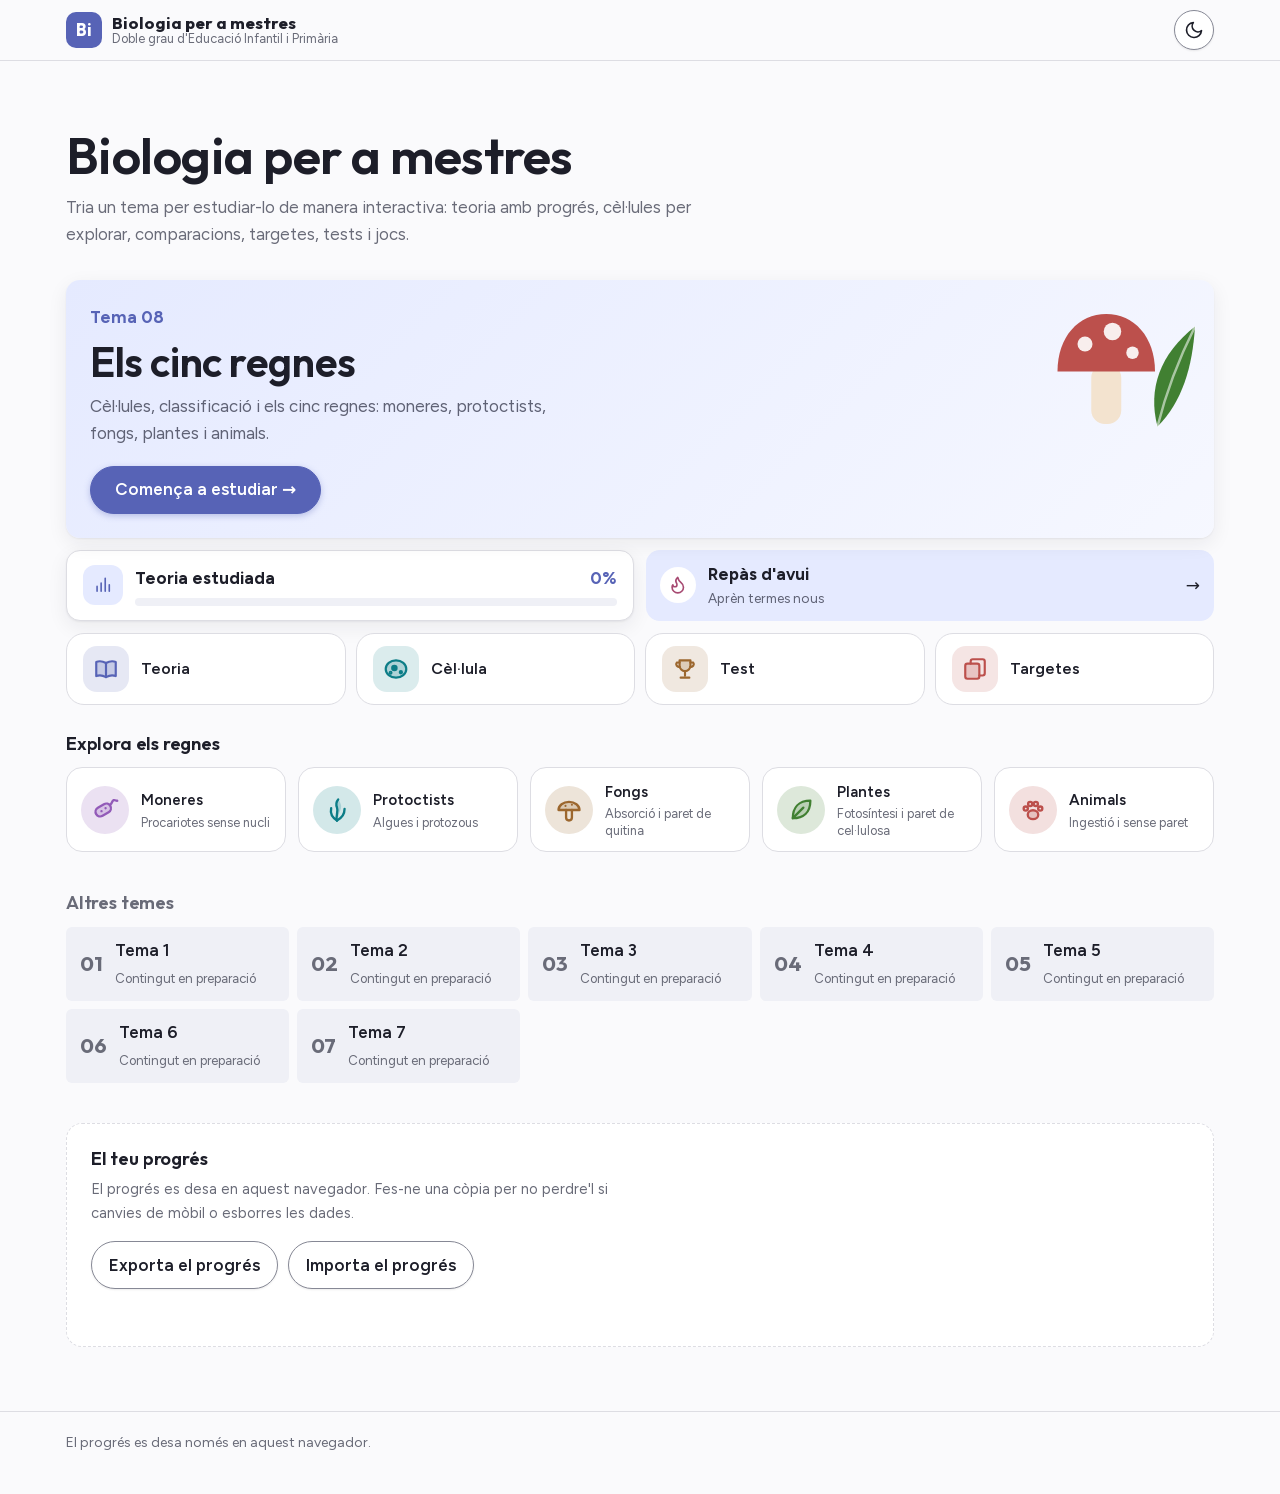
<file: index.html>
<!doctype html>
<html lang="ca">
<head>
<meta charset="utf-8">
<meta name="viewport" content="width=device-width, initial-scale=1">
<title>Biologia per a mestres</title>
<meta name="description" content="Web interactiva per estudiar biologia: doble grau d'Educació Infantil i Primària.">
<meta name="theme-color" content="#5763b6">
<link rel="manifest" href="manifest.webmanifest">
<link rel="icon" href="assets/icon.svg" type="image/svg+xml">
<link rel="stylesheet" href="assets/fonts.css">
<link rel="preload" href="assets/fonts/figtree-latin.woff2" as="font" type="font/woff2" crossorigin>
<link rel="stylesheet" href="assets/style.css">
<script src="assets/comu.js"></script>
<script src="assets/temes.js"></script>
</head>
<body>
<a class="skip" href="#main">Salta al contingut</a>
<header class="topbar">
  <div class="wrap">
    <a class="brand" href="./">
      <span class="brand-mark">Bi</span>
      <span class="brand-text"><b>Biologia per a mestres</b><small>Doble grau d'Educació Infantil i Primària</small></span>
    </a>
    <span class="spacer"></span>
    <button class="btn theme-toggle" type="button" aria-label="Canvia el tema"></button>
  </div>
</header>
<main class="wrap" id="main" tabindex="-1">
  <section class="hero">
    <h1>Biologia per a mestres</h1>
    <p>Tria un tema per estudiar-lo de manera interactiva: teoria amb progrés, cèl·lules per explorar, comparacions, targetes, tests i jocs.</p>
  </section>
  <section aria-labelledby="h-disp"><h2 class="sr-only" id="h-disp">Temes disponibles</h2><div id="actius"></div></section>
  <section class="altres" aria-labelledby="h-altres"><h2 id="h-altres">Altres temes</h2><ul class="altres-list" id="altres"></ul></section>
  <section class="backup" aria-labelledby="h-backup">
    <h2 id="h-backup">El teu progrés</h2>
    <p>El progrés es desa en aquest navegador. Fes-ne una còpia per no perdre'l si canvies de mòbil o esborres les dades.</p>
    <div class="backup-actions">
      <button class="btn" id="btn-export">Exporta el progrés</button>
      <button class="btn" id="btn-import">Importa el progrés</button>
      <input type="file" accept="application/json" id="import-file" hidden>
    </div>
    <p id="backup-msg" role="status" aria-live="polite"></p>
  </section>
</main>
<footer class="foot"><div class="wrap">El progrés es desa només en aquest navegador.</div></footer>
<script>
  // Temes actius: targeta gran amb progrés i «Continua on ho vas deixar»
  const actius = document.getElementById('actius'), altres = document.getElementById('altres');
  for (const t of window.TEMES) {
    const num = String(t.num).padStart(2, '0');
    if (!t.actiu) {
      altres.insertAdjacentHTML('beforeend', `<li><span class="mini-num">${num}</span><span><b>${t.titol}</b><small>${t.desc}</small></span></li>`);
      continue;
    }
    const done = (store.get(t.clau + ':done', []) || []).filter(id => !id.startsWith('s8-')).length;
    const total = store.get(t.clau + ':total', 0);
    const pct = total ? Math.round(done / total * 100) : 0;
    const last = store.get(t.clau + ':lastCh', null);
    const lastSec = store.get(t.clau + ':lastSec', null);
    const secOk = last != null && lastSec && lastSec.startsWith('s' + last + '-');
    const secTxt = secOk && /^s\d+-\d+$/.test(lastSec) ? ' (apartat ' + lastSec.slice(1).replace('-', '.') + ')' : '';
    const started = last != null || done > 0;
    // Repàs d'avui: preguntes fallades + targetes de nivell baix, i dies seguits
    const lvl = store.get(t.clau + ':lvl', {}) || {}, errs = store.get(t.clau + ':errs', {}) || {};
    const due = (errs.mc || []).length + (errs.tf || []).length + Object.values(lvl).filter(v => v < 3).length;
    const daily = store.get(t.clau + ':daily', null), dk = ms => new Date(ms).toLocaleDateString('sv');
    const streak = daily && (daily.last === dk(Date.now()) || daily.last === dk(Date.now() - 864e5)) ? Math.round(+daily.streak) || 0 : 0;
    const go = started ? `${t.url}#teoria` : `${t.url}#teoria/0`;
    const goTxt = started ? `Continua${secTxt}` : 'Comença a estudiar';
    actius.insertAdjacentHTML('beforeend', `<article class="card hero-card">
      <svg class="hero-art" viewBox="0 0 120 110" aria-hidden="true" focusable="false">
        <path d="M86 106c-8-30 2-58 30-80-2 32-10 60-30 80z" style="fill:var(--k4)"/>
        <path d="M86 106c6-24 14-48 30-80" fill="none" stroke-width="2" style="stroke:var(--surface);opacity:.55"/>
        <rect x="33" y="56" width="24" height="48" rx="11" style="fill:#f3e3cf"/>
        <path d="M6 62C6 34 23 16 45 16s39 18 39 46z" style="fill:var(--k5)"/>
        <circle cx="28" cy="40" r="6" fill="#fff" opacity=".9"/><circle cx="50" cy="30" r="7" fill="#fff" opacity=".9"/><circle cx="66" cy="47" r="5" fill="#fff" opacity=".9"/>
      </svg>
      <span class="hero-kicker">Tema ${num}</span>
      <h2>${t.titol}</h2>
      <p>${t.desc}</p>
      <a class="btn primary" href="${go}">${goTxt}&nbsp;→</a>
    </article>
    <div class="home-grid">
      <div class="card prog-card"><span class="prog-ico">${ICON('bars')}</span><div>
        <div class="prog-row"><b>Teoria estudiada</b><span>${pct}%</span></div>
        <div class="progress" role="progressbar" aria-label="Teoria estudiada" aria-valuemin="0" aria-valuemax="100" aria-valuenow="${pct}"><span style="width:${pct}%"></span></div>
        ${total ? `<small>${done} de ${total} apartats</small>` : ''}</div></div>
      <a class="repas-link" href="${t.url}#repas"><span class="repas-ico">${ICON('flame')}</span><span class="repas-txt"><b>Repàs d'avui</b><small>${due ? due + (due === 1 ? ' cosa per repassar' : ' coses per repassar') : 'Aprèn termes nous'}${streak ? ' · ' + streak + (streak === 1 ? ' dia seguit' : ' dies seguits') : ''}</small></span><span aria-hidden="true">→</span></a>
    </div>
    <nav class="quick" aria-label="Accés ràpid al tema ${t.num}">
      <a href="${t.url}#teoria" style="--c:var(--accent)"><span class="ico">${ICON('d-book')}</span>Teoria</a>
      <a href="${t.url}#cellula" style="--c:var(--k2)"><span class="ico">${ICON('d-cell')}</span>Cèl·lula</a>
      <a href="${t.url}#test" style="--c:var(--k3)"><span class="ico">${ICON('d-trophy')}</span>Test</a>
      <a href="${t.url}#targetes" style="--c:var(--k5)"><span class="ico">${ICON('d-cards')}</span>Targetes</a>
    </nav>
    ${t.num === 8 ? `<section class="regnes" aria-labelledby="h-regnes"><h2 id="h-regnes">Explora els regnes</h2>
      <div class="regnes-row">
        <a href="${t.url}#teoria/1" style="--c:var(--k1)"><span class="ico">${ICON('d-bacteri')}</span><span class="rg-txt"><b>Moneres</b><small>Procariotes sense nucli</small></span></a>
        <a href="${t.url}#teoria/2" style="--c:var(--k2)"><span class="ico">${ICON('d-alga')}</span><span class="rg-txt"><b>Protoctists</b><small>Algues i protozous</small></span></a>
        <a href="${t.url}#teoria/3" style="--c:var(--k3)"><span class="ico">${ICON('d-bolet')}</span><span class="rg-txt"><b>Fongs</b><small>Absorció i paret de quitina</small></span></a>
        <a href="${t.url}#teoria/4" style="--c:var(--k4)"><span class="ico">${ICON('d-fulla')}</span><span class="rg-txt"><b>Plantes</b><small>Fotosíntesi i paret de cel·lulosa</small></span></a>
        <a href="${t.url}#teoria/5" style="--c:var(--k5)"><span class="ico">${ICON('d-pota')}</span><span class="rg-txt"><b>Animals</b><small>Ingestió i sense paret</small></span></a>
      </div></section>` : ''}`);
  }

  /* ---------- Backup: exportar / importar progrés ---------- */
  const btnExport = document.getElementById('btn-export');
  const btnImport = document.getElementById('btn-import');
  const importFile = document.getElementById('import-file');
  const backupMsg = document.getElementById('backup-msg');

  function flash(msg) {
    backupMsg.textContent = msg;
  }

  btnExport.addEventListener('click', () => {
    try {
      const data = {};
      for (let i = 0; i < localStorage.length; i++) {
        const k = localStorage.key(i);
        if (k && k.startsWith('bio:')) {
          data[k] = localStorage.getItem(k);
        }
      }
      const obj = { app: 'biologia-mestres', version: 1, data };
      const json = JSON.stringify(obj, null, 2);
      const blob = new Blob([json], { type: 'application/json' });
      const url = URL.createObjectURL(blob);
      const a = document.createElement('a');
      const now = new Date();
      const pad = n => String(n).padStart(2, '0');
      const fname = 'progres-biologia-' + now.getFullYear() + '-' + pad(now.getMonth() + 1) + '-' + pad(now.getDate()) + '.json';
      a.href = url;
      a.download = fname;
      document.body.appendChild(a);
      a.click();
      document.body.removeChild(a);
      URL.revokeObjectURL(url);
      flash('Còpia descarregada.');
    } catch (e) {
      flash('No s\'ha pogut exportar: ' + e.message);
    }
  });

  btnImport.addEventListener('click', () => {
    importFile.value = '';
    importFile.click();
  });

  // Valida una còpia de progrés: només claus conegudes i cada valor amb el tipus que toca
  function validProgress(d) {
    if (!d || typeof d !== 'object' || Array.isArray(d)) return false;
    const keys = Object.keys(d);
    if (keys.length > 40) return false;
    const isStrArr = (v, re) => Array.isArray(v) && v.length <= 500 && v.every(x => typeof x === 'string' && x.length <= 200 && (!re || re.test(x)));
    const isNumObj = v => v && typeof v === 'object' && !Array.isArray(v) && Object.values(v).every(n => typeof n === 'number' && isFinite(n));
    const isNum = v => typeof v === 'number' && isFinite(v);
    const rules = {
      'theme': v => v === 'light' || v === 'dark',
      'done': v => isStrArr(v, /^s\d+-\d+$/), 'total': isNum, 'lastCh': isNum,
      'lastSec': v => v === null || (typeof v === 'string' && /^s\d+-\d+$/.test(v)),
      'known': v => isStrArr(v), 'lvl': isNumObj, 'best': isNumObj, 'cellBest': isNumObj, 'streak': isNum,
      'labels': v => typeof v === 'boolean',
      'errs': v => v && typeof v === 'object' && !Array.isArray(v) && Object.keys(v).every(m => (m === 'mc' || m === 'tf') && isStrArr(v[m])),
      'bag': v => v && typeof v === 'object' && !Array.isArray(v) && Object.values(v).every(a => isStrArr(a)),
      'rank': v => v && typeof v === 'object' && !Array.isArray(v) && Object.values(v).every(a => Array.isArray(a) && a.length <= 20 && a.every(e => e && isNum(e.p) && isNum(e.ok) && isNum(e.n) && typeof e.d === 'string' && e.d.length <= 30 && (e.name === undefined || (typeof e.name === 'string' && e.name.length <= 30)))),
      'player': v => typeof v === 'string' && v.length <= 30,
      'clauIntro': isNum, 'hitBest': isNum,
      'cmp': v => Array.isArray(v) && v.length === 2 && v.every(n => Number.isInteger(n) && n >= 1 && n <= 5),
      'daily': v => v && typeof v === 'object' && !Array.isArray(v) && typeof v.last === 'string' && v.last.length <= 10 && isNum(v.streak) && isNum(v.best),
      'notes': v => Array.isArray(v) && v.length <= 500 && v.every(x => x && typeof x === 'object' && typeof x.s === 'string' && /^s\d+-\d+$/.test(x.s) && typeof x.q === 'string' && x.q.length <= 400 && typeof x.n === 'string' && x.n.length <= 2000 && isNum(x.t)),
    };
    return keys.every(k => {
      const m = k.match(/^bio:(?:t\d+:)?([A-Za-z]+)$/);
      if (!m || !rules[m[1]] || typeof d[k] !== 'string' || d[k].length > 50000) return false;
      try { return rules[m[1]](JSON.parse(d[k])); } catch (e) { return false; }
    });
  }

  importFile.addEventListener('change', () => {
    const file = importFile.files && importFile.files[0];
    if (!file) return;
    if (file.size > 300000) { flash('Aquest fitxer és massa gran per ser una còpia de progrés.'); return; }
    try {
      const reader = new FileReader();
      reader.onload = function (ev) {
        try {
          const obj = JSON.parse(ev.target.result);
          if (obj.app !== 'biologia-mestres') {
            flash('Aquest fitxer no és una còpia vàlida.');
            return;
          }
          const d = obj.data;
          if (!validProgress(d)) {
            flash('Aquest fitxer no és una còpia vàlida.');
            return;
          }
          if (confirm('Això substituirà el progrés actual. Continuar?')) {
            for (const k of Object.keys(d)) {
              try { localStorage.setItem(k, d[k]); } catch (e) { /* ignorar */ }
            }
            flash('Progrés importat. S\'actualitza la pàgina…');
            setTimeout(() => location.reload(), 800);
          } else {
            flash('Importació cancel·lada.');
          }
        } catch (parseErr) {
          flash('Aquest fitxer no és una còpia vàlida.');
        }
      };
      reader.readAsText(file);
    } catch (e) {
      flash('No s\'ha pogut importar: ' + e.message);
    }
  });

</script>
</body>
</html>
</file>
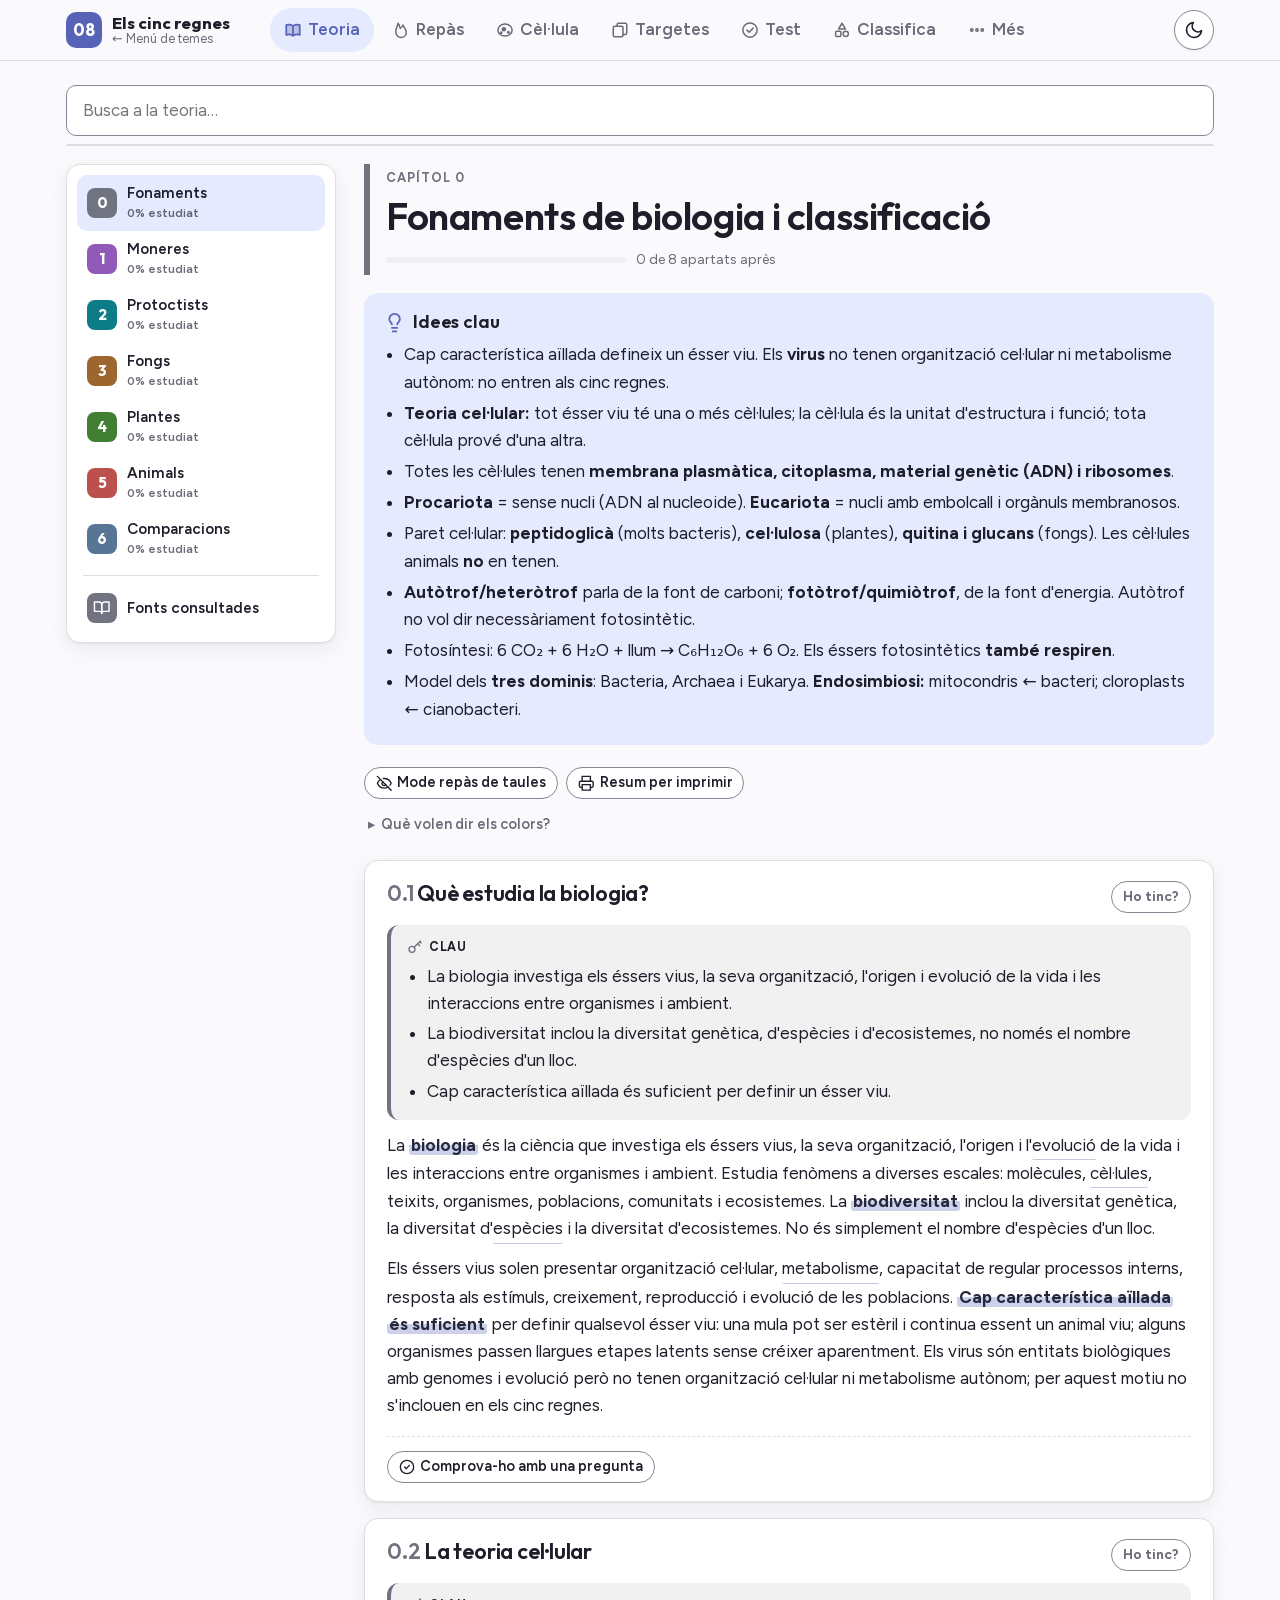
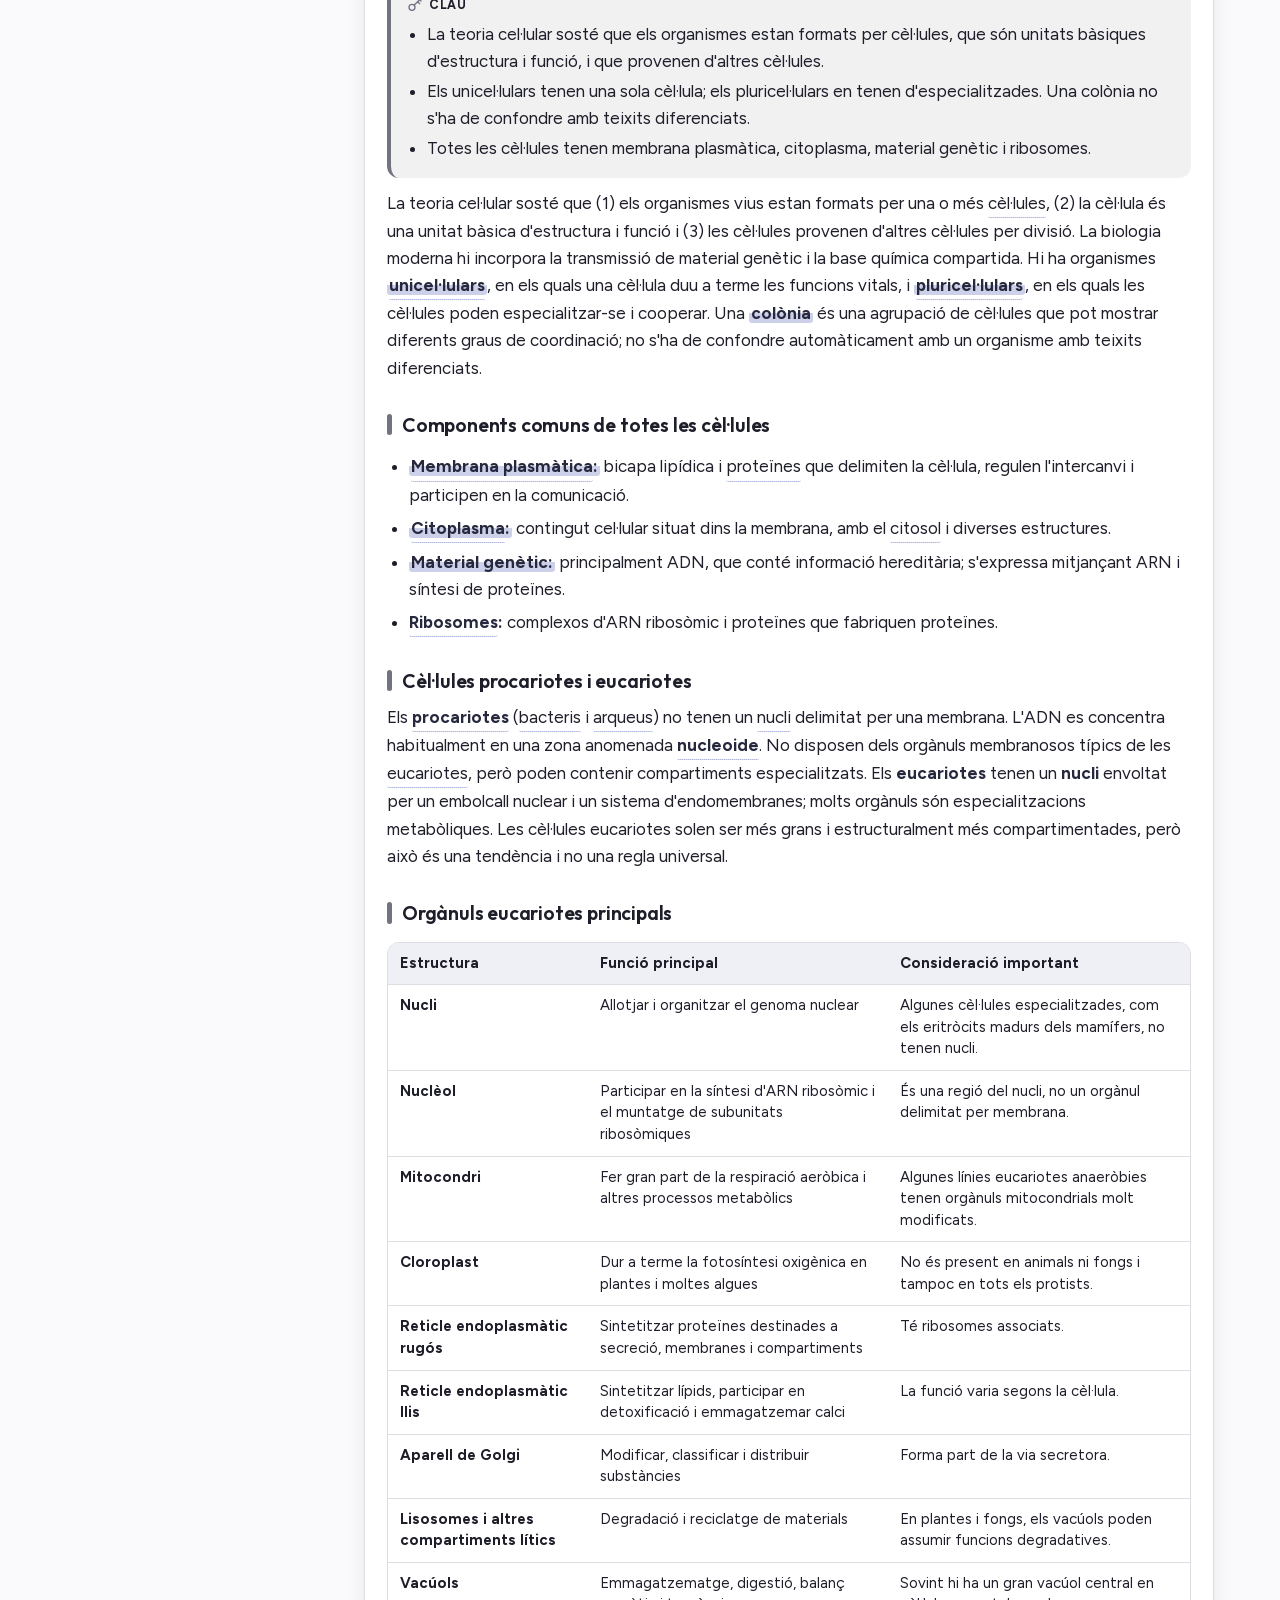
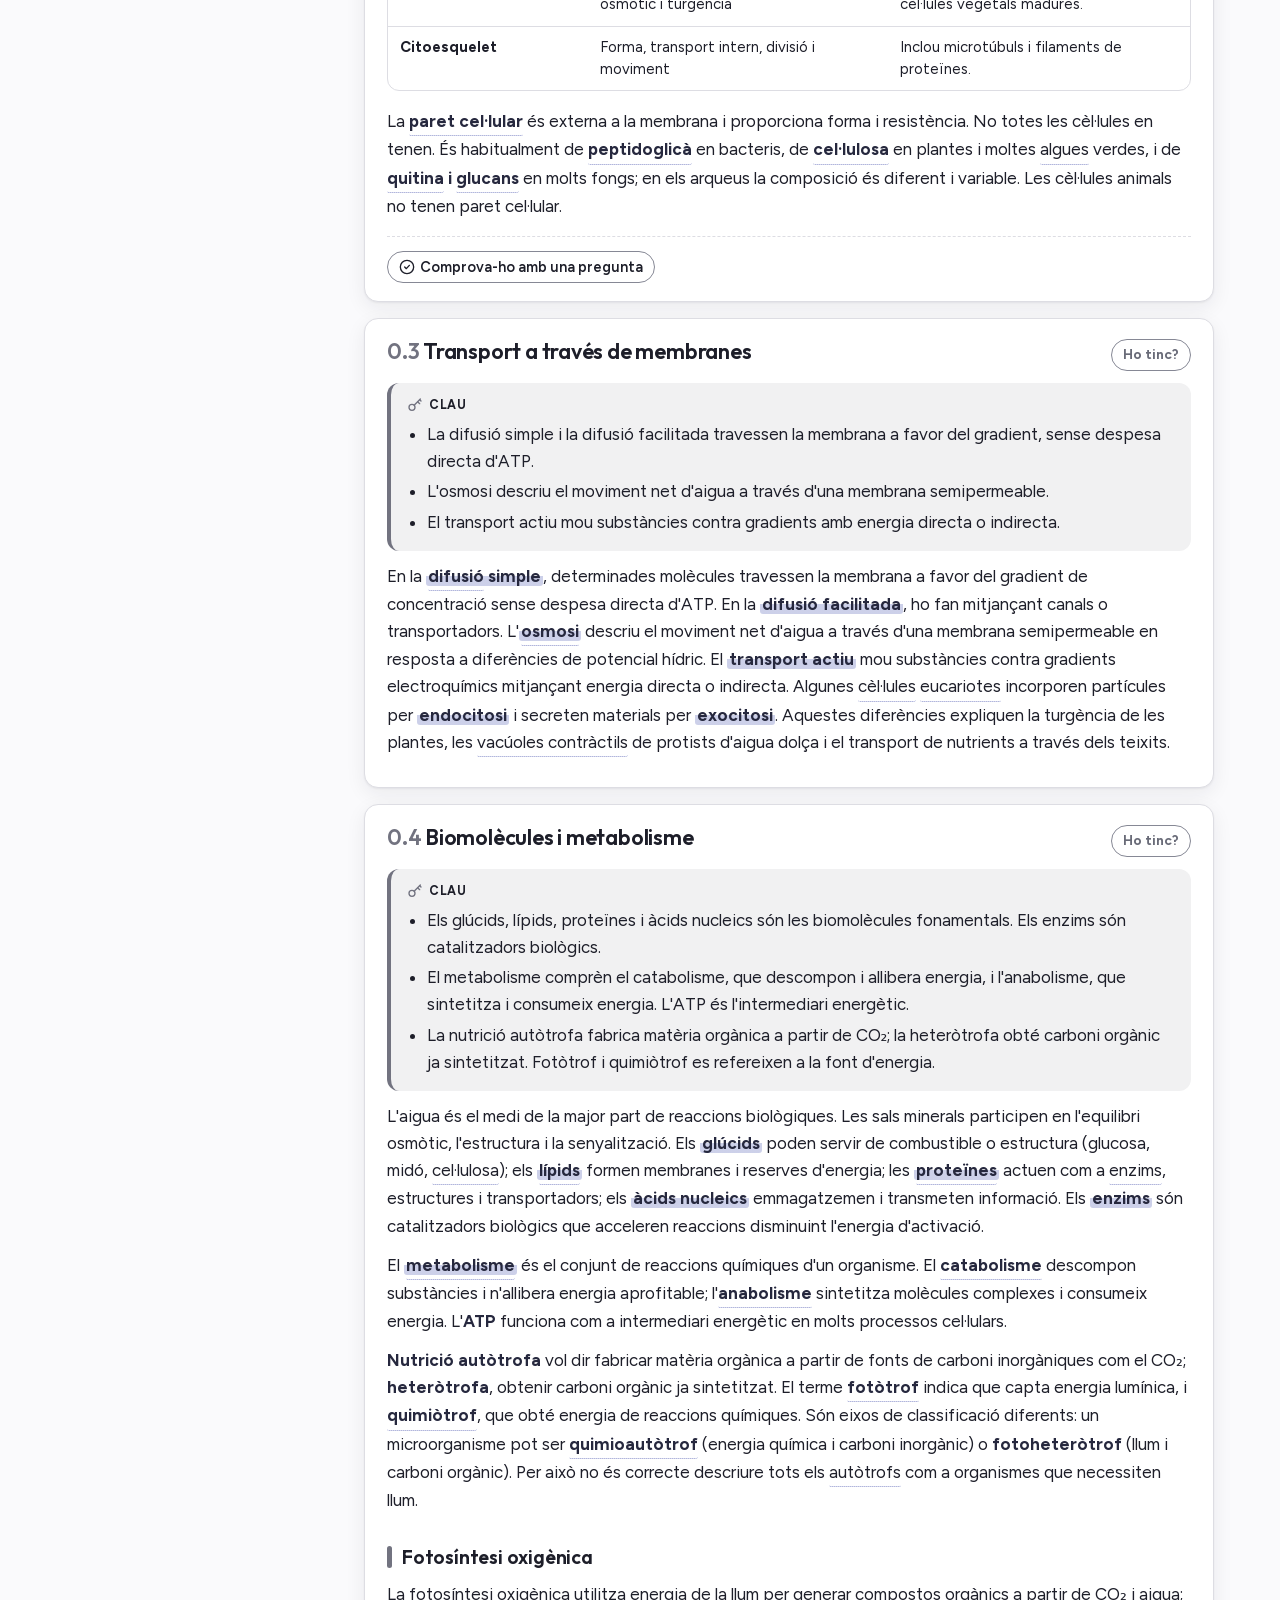
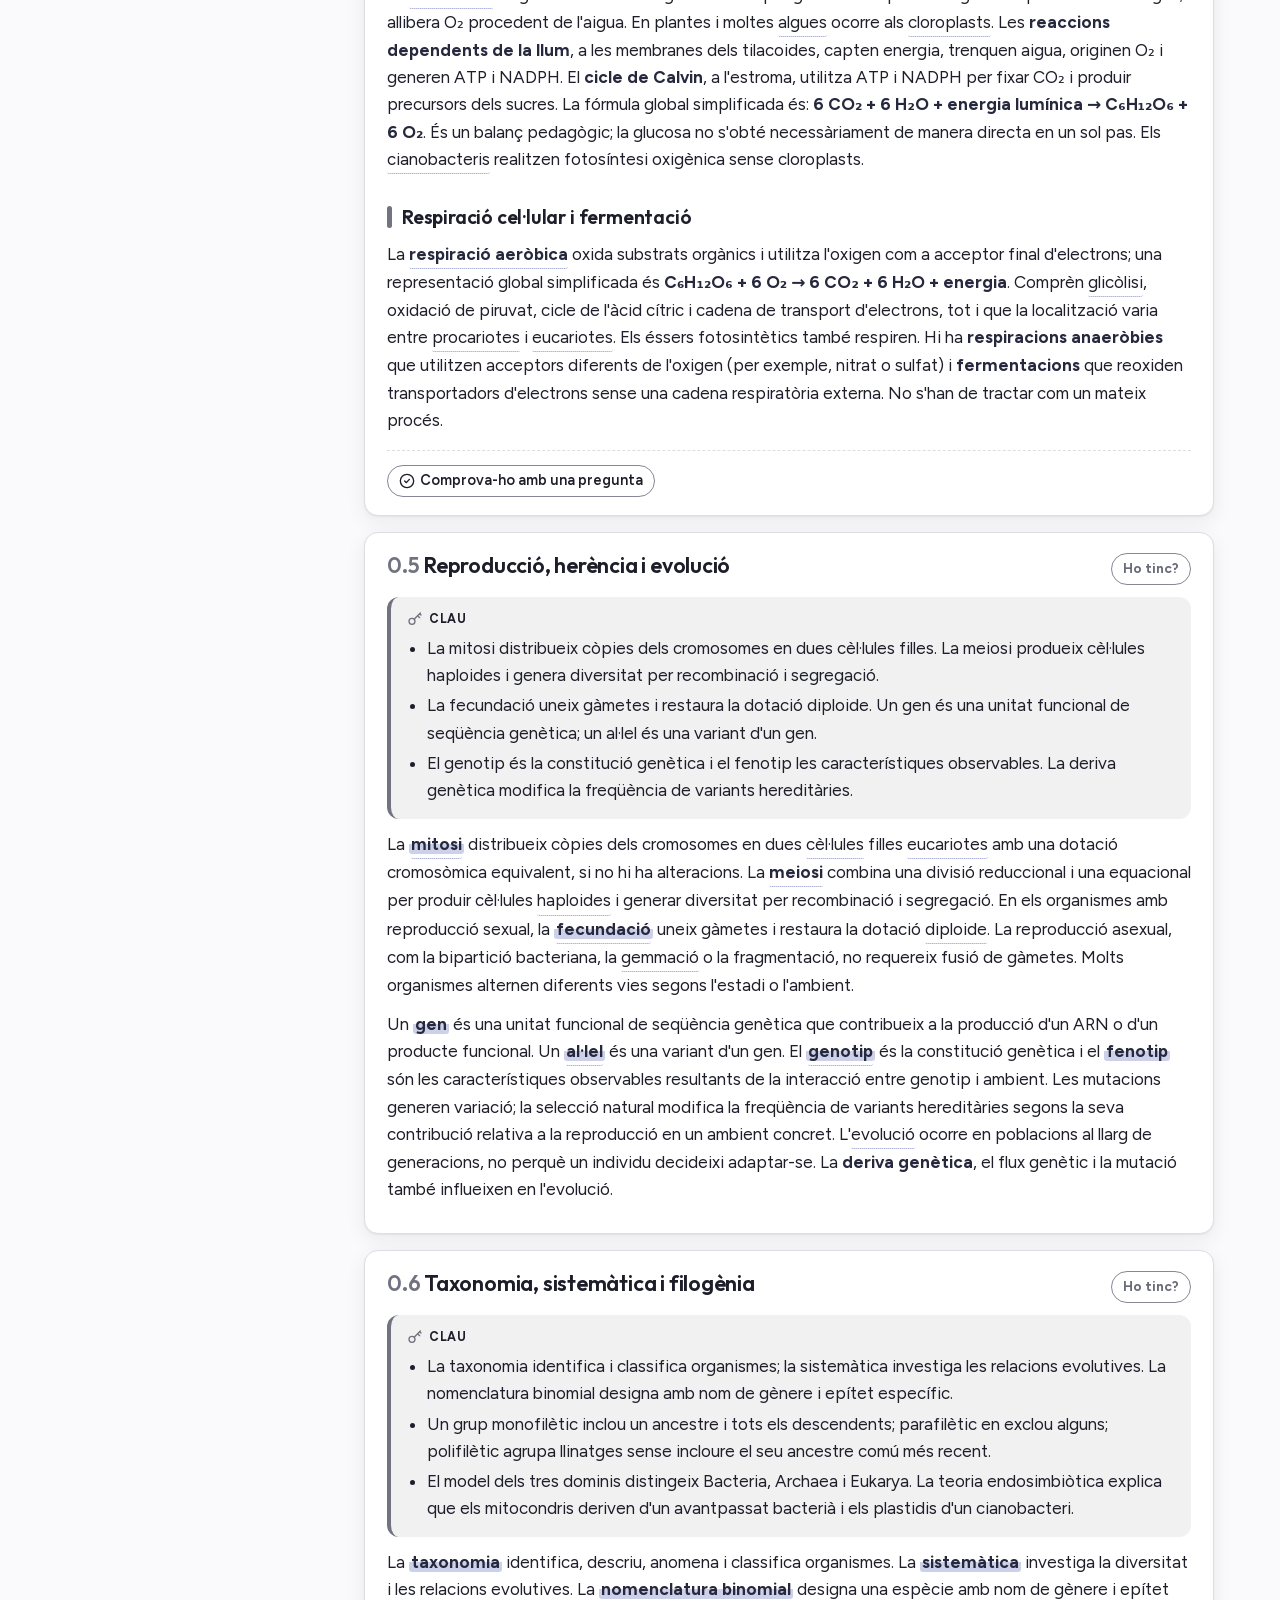
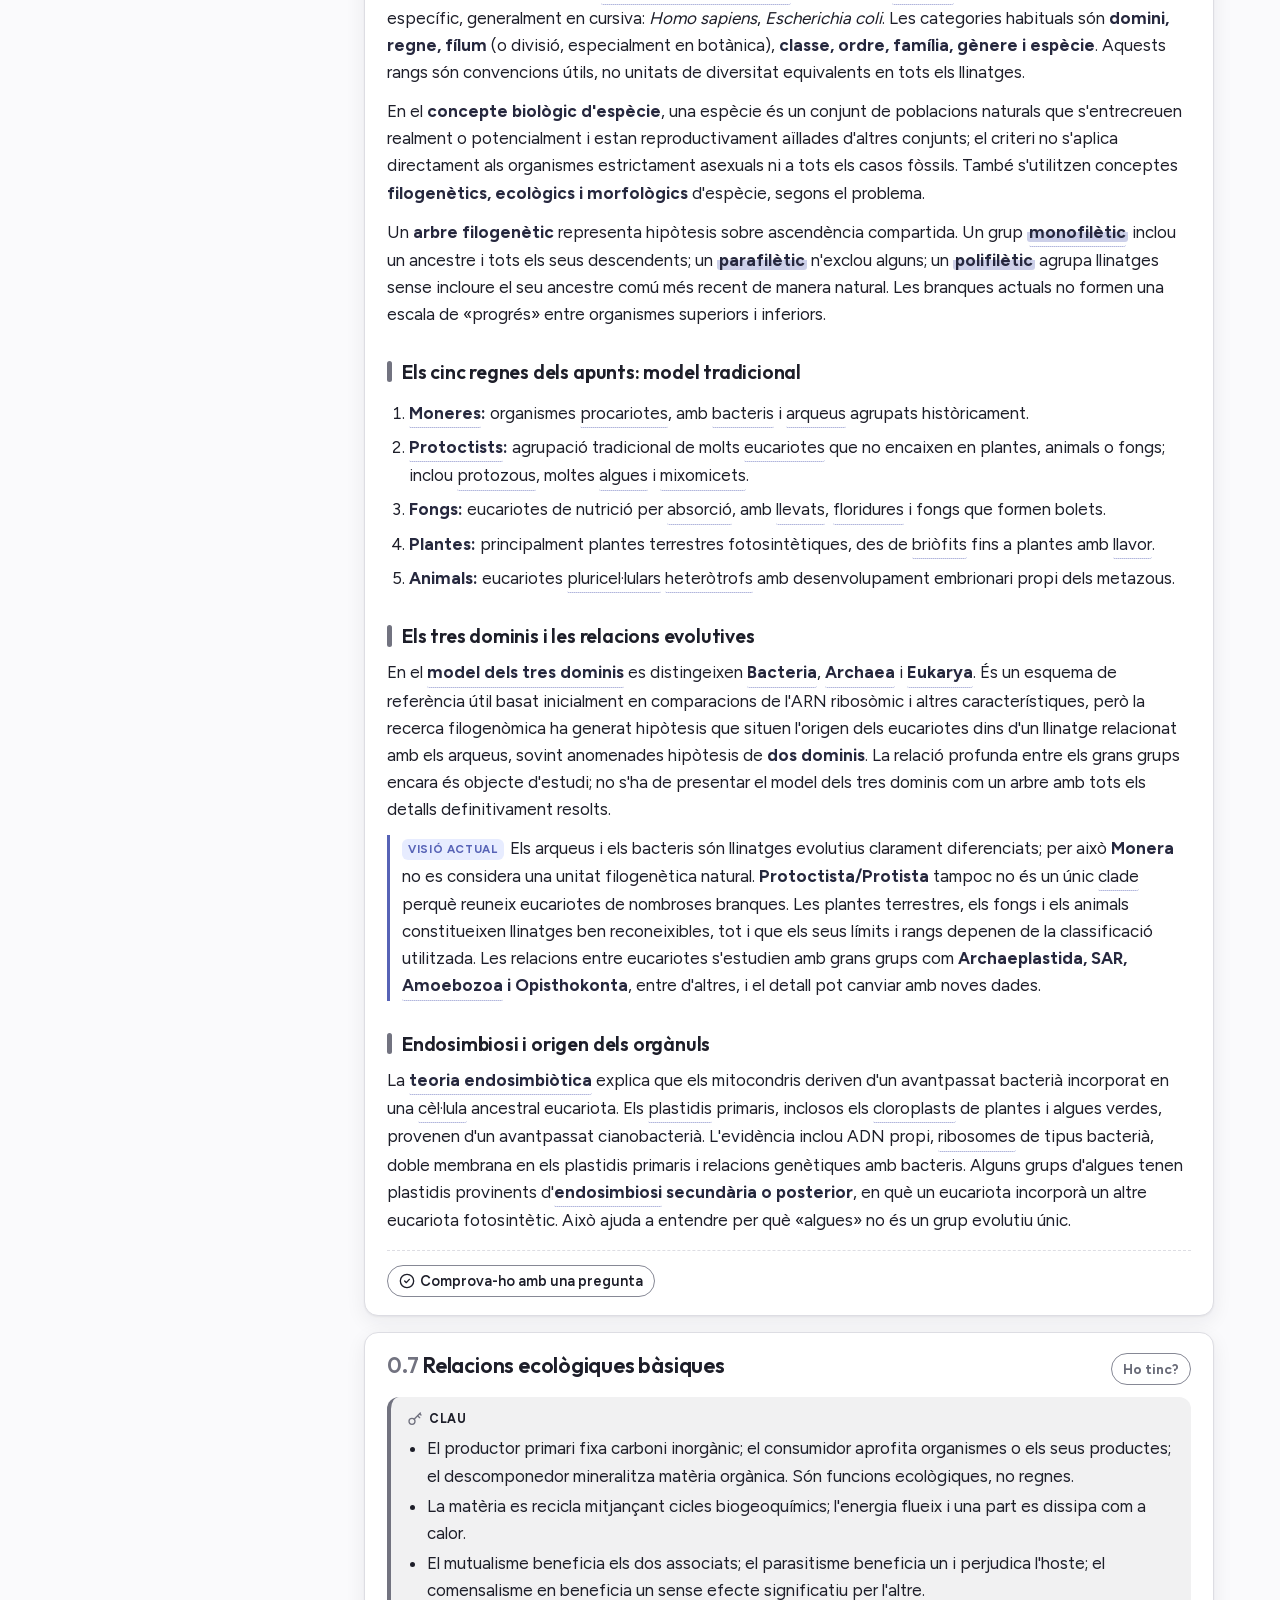
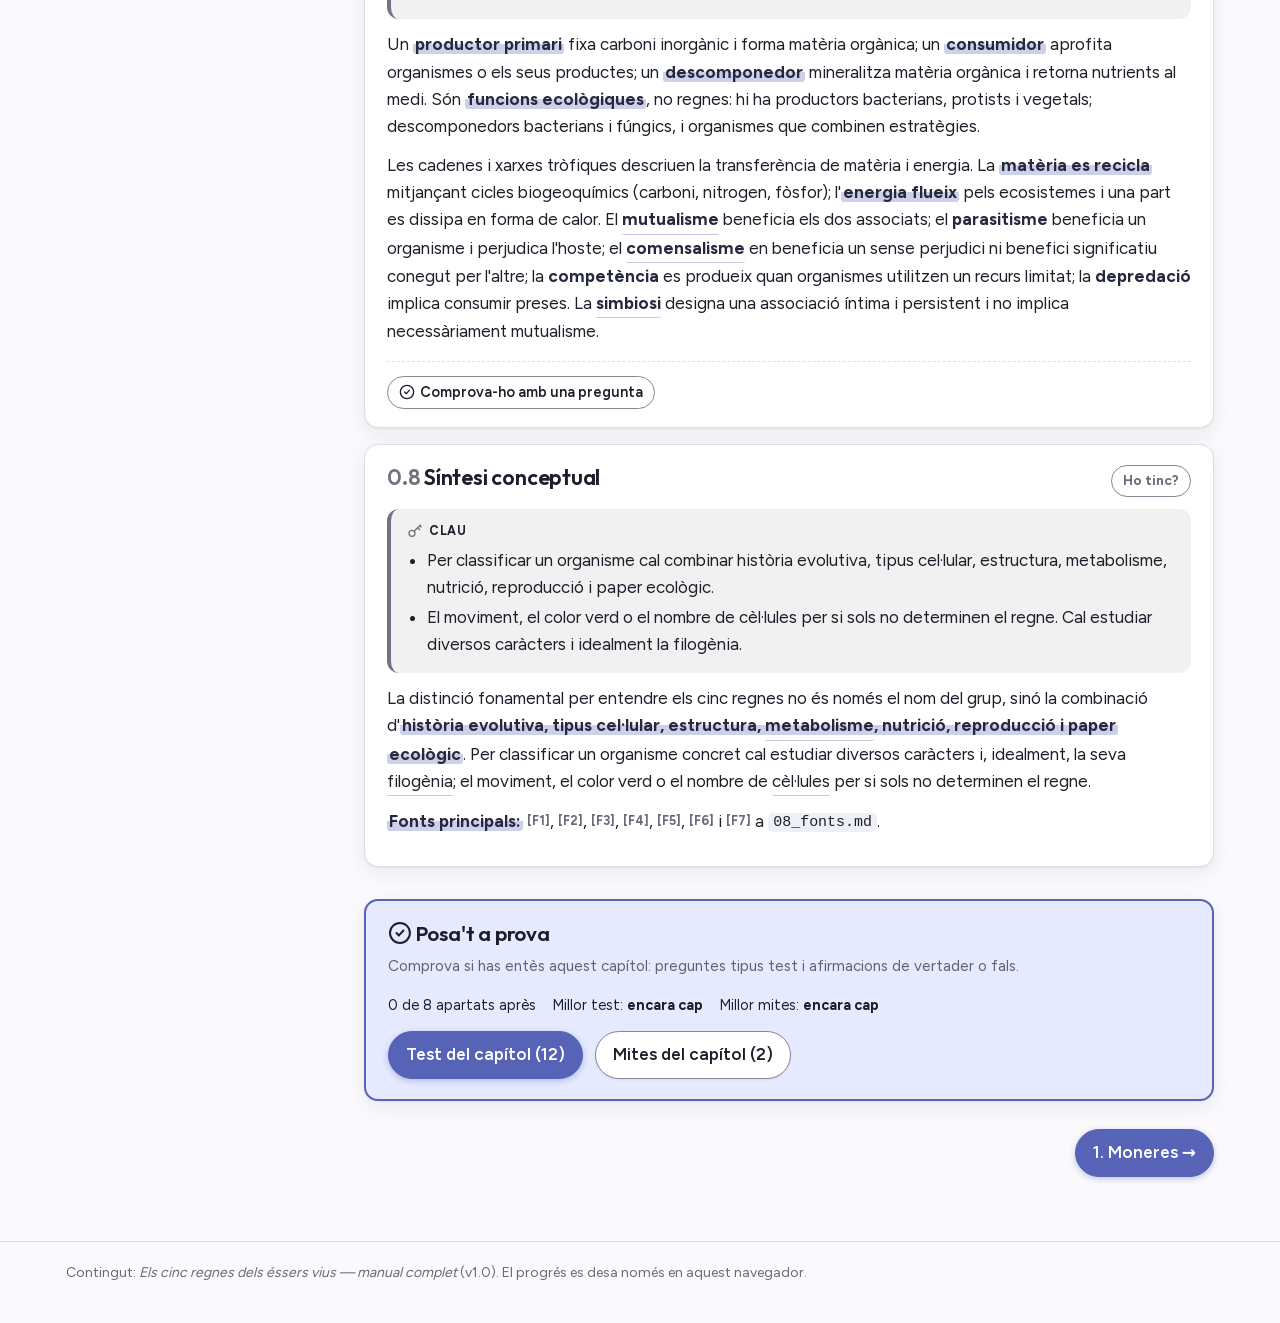
<file: tema-08/index.html>
<!doctype html>
<html lang="ca">
<head>
<meta charset="utf-8">
<meta name="viewport" content="width=device-width, initial-scale=1, viewport-fit=cover">
<title>Els cinc regnes</title>
<meta name="description" content="Tema 8: cèl·lules, classificació i els cinc regnes dels éssers vius.">
<meta name="theme-color" content="#5763b6">
<link rel="manifest" href="../manifest.webmanifest">
<link rel="icon" href="../assets/icon.svg" type="image/svg+xml">
<link rel="stylesheet" href="../assets/fonts.css">
<link rel="preload" href="../assets/fonts/figtree-latin.woff2" as="font" type="font/woff2" crossorigin>
<link rel="stylesheet" href="../assets/style.css">
<script src="../assets/comu.js"></script>
</head>
<body>
<a class="skip" href="#main">Salta al contingut</a>
<header class="topbar">
  <div class="wrap">
    <a class="brand" href="../" title="Tornar al menú de temes">
      <span class="brand-mark">08</span>
      <span class="brand-text"><b>Els cinc regnes</b><small>← Menú de temes</small></span>
    </a>
  <nav class="tabs" aria-label="Seccions del tema">
    <button class="tab" type="button" data-view="teoria"><i data-i="d-book"></i> Teoria</button>
    <button class="tab" type="button" data-view="repas"><i data-i="d-flame"></i> Repàs</button>
    <button class="tab" type="button" data-view="cellula"><i data-i="d-cell"></i> Cèl·lula</button>
    <button class="tab" type="button" data-view="targetes"><i data-i="d-cards"></i> Targetes</button>
    <button class="tab" type="button" data-view="test"><i data-i="d-check"></i> Test</button>
    <button class="tab" type="button" data-view="classifica"><i data-i="d-shapes"></i> Classifica</button>
    <button class="tab-more" type="button" popovertarget="tabs-menu"><i data-i="more"></i> Més</button>
  </nav>
    <span class="spacer"></span>
    <button class="btn theme-toggle" type="button" aria-label="Canvia el tema"></button>
  </div>
  <div class="tabs-menu" id="tabs-menu" popover>
    <button class="tab" type="button" data-view="comparar"><i data-i="scale"></i> Comparar</button>
    <button class="tab" type="button" data-view="clau"><i data-i="key"></i> Clau dicotòmica</button>
    <button class="tab" type="button" data-view="glossari"><i data-i="type"></i> Glossari</button>
    <button class="tab" type="button" data-view="notes"><i data-i="pen"></i> Les meves notes</button>
    <button class="tab" type="button" data-view="progres"><i data-i="trophy"></i> Progrés</button>
  </div>
</header>

<main class="wrap" id="main" tabindex="-1">
  <!-- TEORIA -->
  <section class="view" id="v-teoria">
    <div class="teoria-search">
      <label class="sr-only" for="t-search">Busca a la teoria</label>
      <input class="search" id="t-search" type="search" placeholder="Busca a la teoria…" autocomplete="off">
      <div id="t-results" class="t-results" aria-live="polite"></div>
    </div>
    <div class="teoria">
      <nav class="card toc" id="toc" aria-label="Capítols"></nav>
      <div>
        <select class="select toc-select" id="toc-select" aria-label="Capítol"></select>
        <div id="chapter"></div>
      </div>
    </div>
  </section>

  <!-- CÈL·LULA -->
  <section class="view" id="v-cellula" hidden>
    <div class="view-head">
      <h1>Explora la cèl·lula</h1>
      <p>Toca qualsevol estructura per veure què és i per a què serveix. A sota tens tres jocs per posar-te a prova.</p>
    </div>
    <div class="cell-toolbar">
      <div class="seg" id="cell-types" role="group" aria-label="Tipus de cèl·lula"></div>
      <label class="switch"><input type="checkbox" id="labels-sw"><span class="switch-track" aria-hidden="true"></span><span class="switch-text">Mostra els noms</span></label>
    </div>
    <div class="cell-layout">
      <div>
        <div class="card cell-stage">
          <div class="game-bar" id="game-bar" hidden></div>
          <div class="cell-selbar" id="cell-selbar" aria-live="polite"><span class="sel-hint" id="sel-hint">Toca una part del dibuix per veure què és</span></div>
          <div id="cell-svg"></div>
          <div class="game-foot" id="game-foot" hidden></div>
        </div>
      </div>
      <aside class="card info" id="cell-info" aria-live="polite"></aside>
    </div>
    <div class="card game-launch" id="game-launch">
      <div><h2>Posa't a prova</h2><p>Tres jocs per practicar les parts de la cèl·lula.</p></div>
      <div class="game-btns">
        <button class="btn primary" type="button" data-game="find">Troba la part</button>
        <button class="btn" type="button" data-game="name">Com es diu?</button>
        <button class="btn" type="button" data-game="which">Quina cèl·lula la té?</button>
      </div>
    </div>
    <div id="cell-extra"></div>
  </section>

  <!-- COMPARAR -->
  <section class="view" id="v-comparar" hidden>
    <div class="view-head">
      <h1>Compara els regnes</h1>
      <p>Tria dos regnes i compara'ls característica per característica. A sota tens totes les taules comparatives.</p>
    </div>
    <div class="cmp-selector">
      <label class="cmp-label" for="cmp-a">Compara</label>
      <div class="cmp-row">
        <select class="select" id="cmp-a" aria-label="Regne A">
          <option value="1">Moneres</option>
          <option value="2">Protoctists</option>
          <option value="3">Fongs</option>
          <option value="4">Plantes</option>
          <option value="5" selected>Animals</option>
        </select>
        <span class="cmp-and">amb</span>
        <select class="select" id="cmp-b" aria-label="Regne B">
          <option value="1" selected>Moneres</option>
          <option value="2">Protoctists</option>
          <option value="3">Fongs</option>
          <option value="4">Plantes</option>
          <option value="5">Animals</option>
        </select>
        <button class="icon-btn" type="button" id="cmp-swap" aria-label="Intercanvia els regnes">
          <i data-i="swap"></i>
        </button>
      </div>
    </div>
    <div class="duel" id="duel"></div>
    <div id="comp-tables"></div>
  </section>

  <!-- TARGETES -->
  <section class="view" id="v-targetes" hidden>
    <div class="fc-wrap">
      <div class="view-head"><h1>Targetes de memòria</h1><p>Toca la targeta per girar-la i marca si ja la saps.<span class="kbd-only"> Amb el teclat: Espai la gira, ← encara no, → ja ho sé.</span></p></div>
      <div class="fc-controls" id="fc-controls"></div>
      <button class="flashcard" id="flashcard" type="button">
        <span class="fc-inner">
          <span class="fc-face front" id="fc-face-front"><span id="fc-front"></span><span class="hint">Toca per girar<span class="kbd-only"> · Espai</span></span></span>
          <span class="fc-face back" id="fc-face-back" aria-hidden="true"><span id="fc-back"></span><span class="hint">Toca per tornar</span></span>
        </span>
      </button>
      <div class="fc-actions">
        <button class="btn no" id="fc-no" type="button"><i data-i="x"></i> Encara no</button>
        <button class="btn yes" id="fc-yes" type="button"><i data-i="tick"></i> Ja ho sé</button>
      </div>
      <div class="fc-stats" id="fc-stats" aria-live="polite"></div>
      <p class="fc-foot"><button class="btn-text" id="fc-reset" type="button"><i data-i="reset"></i> Esborra el progrés de les targetes</button></p>
    </div>
  </section>

  <!-- TEST -->
  <section class="view" id="v-test" hidden>
    <div class="quiz" id="quiz"></div>
  </section>

  <!-- CLASSIFICA -->
  <section class="view" id="v-classifica" hidden>
    <div class="game">
      <div class="view-head"><h1>A quin regne pertany?</h1><p>Classifica cada organisme segons el model dels cinc regnes dels apunts. Compte amb les trampes!</p></div>
      <div class="streak" id="g-stats" aria-live="polite"></div>
      <div class="card organism" id="g-card"></div>
      <div class="kchoices" id="g-choices"></div>
      <div id="g-fb" aria-live="polite"></div>
    </div>
  </section>

  <!-- GLOSSARI -->
  <section class="view" id="v-glossari" hidden>
    <div class="view-head"><h1>Glossari</h1><p>Busca un terme. Els botons de colors t'obren el capítol on apareix.</p></div>
    <div class="gloss-tools"><input class="search" id="g-search" type="search" placeholder="Busca un terme o una paraula…" aria-label="Busca al glossari"></div>
    <div class="gloss" id="gloss"></div>
  </section>

  <!-- PROGRÉS -->
  <!-- REPÀS D'AVUI -->
  <section class="view" id="v-repas" hidden></section>
  <!-- CLAU DICOTÒMICA -->
  <section class="view" id="v-clau" hidden></section>
  <!-- LES MEVES NOTES -->
  <section class="view" id="v-notes" hidden></section>
  <section class="view" id="v-progres" hidden></section>
</main>

<div id="print-area" aria-hidden="true"></div>

<footer class="foot"><div class="wrap">Contingut: <em>Els cinc regnes dels éssers vius — manual complet</em> (v1.0). El progrés es desa només en aquest navegador.</div></footer>

<nav class="bottomnav" aria-label="Seccions (mòbil)">
  <button class="tab" type="button" data-view="teoria"><i data-i="d-book"></i> Teoria</button>
  <button class="tab" type="button" data-view="cellula"><i data-i="d-cell"></i> Cèl·lula</button>
  <button class="tab" type="button" data-view="test"><i data-i="d-check"></i> Test</button>
  <button class="tab" type="button" data-view="targetes"><i data-i="d-cards"></i> Targetes</button>
  <button class="bn-more" type="button" aria-expanded="false" aria-controls="bn-menu"><i data-i="more"></i> Més</button>
</nav>
<div class="bn-menu" id="bn-menu" hidden>
  <button class="tab" type="button" data-view="repas"><i data-i="d-flame"></i> Repàs d'avui</button>
  <button class="tab" type="button" data-view="comparar"><i data-i="scale"></i> Comparar</button>
  <button class="tab" type="button" data-view="classifica"><i data-i="d-shapes"></i> Classifica</button>
  <button class="tab" type="button" data-view="clau"><i data-i="key"></i> Clau dicotòmica</button>
  <button class="tab" type="button" data-view="glossari"><i data-i="type"></i> Glossari</button>
  <button class="tab" type="button" data-view="notes"><i data-i="pen"></i> Les meves notes</button>
  <button class="tab" type="button" data-view="progres"><i data-i="trophy"></i> Progrés</button>
</div>

<!-- Barra que apareix en seleccionar text de la teoria -->
<div class="sel-bar" id="sel-bar" hidden>
  <button class="btn small" type="button" id="sel-hl"><span class="hl-swatch" aria-hidden="true"></span> Subratlla</button>
  <button class="btn small" type="button" id="sel-note"><i data-i="note"></i> Afegeix una nota</button>
</div>
<dialog class="note-dlg" id="note-dlg" aria-labelledby="note-title">
  <form method="dialog">
    <h2 id="note-title">Nota</h2>
    <blockquote id="note-quote"></blockquote>
    <label class="setup-label" for="note-text">La teva nota</label>
    <textarea id="note-text" rows="4" maxlength="2000" aria-describedby="note-count"></textarea>
    <p class="note-count" id="note-count">0 / 2000</p>
    <div class="note-actions">
      <button class="btn" value="del" type="submit">Esborra el subratllat</button>
      <span class="spacer"></span>
      <button class="btn" value="cancel" type="submit">Cancel·la</button>
      <button class="btn primary" value="save" type="submit">Desa</button>
    </div>
  </form>
</dialog>
<dialog class="note-dlg confirm-dlg" id="quit-dlg" aria-labelledby="quit-title" aria-describedby="quit-msg">
  <form method="dialog">
    <h2 id="quit-title">Vols sortir del test?</h2>
    <p id="quit-msg"></p>
    <div class="note-actions">
      <span class="spacer"></span>
      <button class="btn" value="quit" type="submit">Surt</button>
      <button class="btn primary" value="stay" type="submit" autofocus>Continua</button>
    </div>
  </form>
</dialog>
<button class="to-top" id="to-top" type="button" aria-label="Torna a dalt" hidden><i data-i="up"></i></button>

<script src="contingut.js" defer></script>
<script src="dades.js" defer></script>
<script src="essencial.js" defer></script>
<script src="termes.js" defer></script>
<script src="app.js" defer></script>
</body>
</html>
</file>
<file: assets/fonts.css>
/* Figtree — variable weight 400–700, latin */
@font-face {
  font-family: 'Figtree';
  font-style: normal;
  font-weight: 400 700;
  font-display: swap;
  src: url('fonts/figtree-latin.woff2') format('woff2');
  unicode-range: U+0000-00FF, U+0131, U+0152-0153, U+02BB-02BC, U+02C6, U+02DA, U+02DC, U+0304, U+0308, U+0329, U+2000-206F, U+20AC, U+2122, U+2191, U+2193, U+2212, U+2215, U+FEFF, U+FFFD;
}
/* Figtree — variable weight 400–700, latin-ext */
@font-face {
  font-family: 'Figtree';
  font-style: normal;
  font-weight: 400 700;
  font-display: swap;
  src: url('fonts/figtree-latin-ext.woff2') format('woff2');
  unicode-range: U+0100-02BA, U+02BD-02C5, U+02C7-02CC, U+02CE-02D7, U+02DD-02FF, U+0304, U+0308, U+0329, U+1D00-1DBF, U+1E00-1E9F, U+1EF2-1EFF, U+2020, U+20A0-20AB, U+20AD-20C4, U+2113, U+2C60-2C7F, U+A720-A7FF;
}
/* Outfit — variable weight 600–700, latin */
@font-face {
  font-family: 'Outfit';
  font-style: normal;
  font-weight: 600 700;
  font-display: swap;
  src: url('fonts/outfit-latin.woff2') format('woff2');
  unicode-range: U+0000-00FF, U+0131, U+0152-0153, U+02BB-02BC, U+02C6, U+02DA, U+02DC, U+0304, U+0308, U+0329, U+2000-206F, U+20AC, U+2122, U+2191, U+2193, U+2212, U+2215, U+FEFF, U+FFFD;
}
/* Outfit — variable weight 600–700, latin-ext */
@font-face {
  font-family: 'Outfit';
  font-style: normal;
  font-weight: 600 700;
  font-display: swap;
  src: url('fonts/outfit-latin-ext.woff2') format('woff2');
  unicode-range: U+0100-02BA, U+02BD-02C5, U+02C7-02CC, U+02CE-02D7, U+02DD-02FF, U+0304, U+0308, U+0329, U+1D00-1DBF, U+1E00-1E9F, U+1EF2-1EFF, U+2020, U+20A0-20AB, U+20AD-20C4, U+2113, U+2C60-2C7F, U+A720-A7FF;
}
</file>
<file: assets/style.css>
/* Català: el punt volat de «l·l» surt d'una font del sistema amb més aire (Outfit/Figtree el dibuixen massa estret i sembla una «H»).
   Només afecta el caràcter U+00B7; la resta de lletres continuen amb Outfit/Figtree. */
@font-face { font-family: "PuntVolat"; src: local("Helvetica Neue"), local("HelveticaNeue"), local("Helvetica"), local("Arial"), local("Segoe UI"), local("Roboto"); unicode-range: U+00B7; }

/* ===== Biologia per a mestres — estils compartits ===== */

/* ---------- Tokens + mode fosc ---------- */
:root {
  --bg: #fafafc;
  --surface: #ffffff;
  --surface-2: #eff0f6;
  --ink: #1d1e29;
  --muted: #696b78;
  --muted-on-soft: #5f6275;
  --line: #dddde3;
  --line-strong: #868895;
  --accent: #5763b6;
  --accent-soft: #e5eaff;
  --on-accent: #ffffff;
  --k0: #727380;
  --k1: #925ab8;
  --k2: #0c7d87;
  --k3: #9c672e;
  --k4: #418032;
  --k5: #bc504c;
  --k6: #577594;
  --k8: #7b6f66;
  --on-k: #ffffff;
  --b-clas: #8a6241;
  --b-clas-bg: #fae9dd;
  --b-act: #5763b6;
  --b-act-bg: #e7ecff;
  --b-pre: #a74a72;
  --b-pre-bg: #fee5ee;
  --ok: #417843;
  --ok-bg: #dff4df;
  --bad: #b14554;
  --bad-bg: #ffe6e7;
  --shadow: 0 1px 2px rgb(30 28 45 / .06), 0 6px 20px rgb(30 28 45 / .07);
  --radius: 14px;
  --font-body: "PuntVolat", "Figtree", system-ui, -apple-system, "Segoe UI", sans-serif;
  --font-display: "PuntVolat", "Outfit", "Figtree", system-ui, sans-serif;
  color-scheme: light;
}
@media (prefers-color-scheme: dark) {
  :root:not([data-theme="light"]) {
    --bg: #0e0f15; --surface: #17181f; --surface-2: #202129; --ink: #eaebf2; --muted: #8c8e9c; --muted-on-soft: #9a9db1;
    --line: #2e3038; --line-strong: #696b78; --accent: #8a99e3; --accent-soft: #252b4c; --on-accent: #10111a;
    --k0: #9c9da9; --k1: #b787d9; --k2: #60acb5; --k3: #c39465; --k4: #79af6d; --k5: #df7f78; --k6: #87a1be; --k8: #a79c94; --on-k: #10111a;
    --b-clas: #c9a68b; --b-clas-bg: #382b20; --b-act: #9ba9f0; --b-act-bg: #262b48; --b-pre: #e292b1; --b-pre-bg: #42222f;
    --ok: #8ebc8f; --ok-bg: #213321; --bad: #ec9097; --bad-bg: #462125;
    --shadow: 0 1px 2px rgb(0 0 0 / .3), 0 6px 20px rgb(0 0 0 / .25);
    color-scheme: dark;
  }
}
:root[data-theme="dark"] {
  --bg: #0e0f15; --surface: #17181f; --surface-2: #202129; --ink: #eaebf2; --muted: #8c8e9c; --muted-on-soft: #9a9db1;
  --line: #2e3038; --line-strong: #696b78; --accent: #8a99e3; --accent-soft: #252b4c; --on-accent: #10111a;
  --k0: #9c9da9; --k1: #b787d9; --k2: #60acb5; --k3: #c39465; --k4: #79af6d; --k5: #df7f78; --k6: #87a1be; --k8: #a79c94; --on-k: #10111a;
  --b-clas: #c9a68b; --b-clas-bg: #382b20; --b-act: #9ba9f0; --b-act-bg: #262b48; --b-pre: #e292b1; --b-pre-bg: #42222f;
  --ok: #8ebc8f; --ok-bg: #213321; --bad: #ec9097; --bad-bg: #462125;
  --shadow: 0 1px 2px rgb(0 0 0 / .3), 0 6px 20px rgb(0 0 0 / .25);
  color-scheme: dark;
}

/* ---------- Base ---------- */
*, *::before, *::after { box-sizing: border-box; }
html { -webkit-text-size-adjust: 100%; scroll-padding-top: 130px; font-feature-settings: "locl" 0; }
body {
  margin: 0; background: var(--bg); color: var(--ink);
  font-family: var(--font-body); font-size: 17px; line-height: 1.6;
}
a { color: var(--accent); }
button, input, select { font: inherit; color: inherit; }
button { cursor: pointer; }
:focus-visible { outline: 3px solid var(--accent); outline-offset: 2px; border-radius: 6px; }
h1, h2, h3, h4 { font-family: var(--font-display); line-height: 1.2; font-weight: 600; letter-spacing: -0.01em; }
.wrap { max-width: 1180px; margin: 0 auto; padding: 0 16px; }
.muted { color: var(--muted); }
.sr-only { position: absolute; width: 1px; height: 1px; overflow: hidden; clip: rect(0 0 0 0); white-space: nowrap; }

/* ---------- Botons ---------- */
.btn {
  display: inline-flex; align-items: center; gap: .45em; justify-content: center;
  padding: .55em 1em; border-radius: 999px; border: 1.5px solid var(--line);
  background: var(--surface); font-weight: 600; text-decoration: none; color: var(--ink);
  transition: background .15s, border-color .15s, transform .1s;
  cursor: pointer;
}
.btn:hover { border-color: var(--accent); }
.btn:active { transform: translateY(1px); }
.btn.primary { background: var(--accent); border-color: var(--accent); color: var(--on-accent); }
.btn.small { padding: .35em .8em; font-size: .9rem; }
.btn[disabled] { opacity: .45; cursor: not-allowed; }
.chip {
  display: inline-flex; align-items: center; gap: .35em; padding: .25em .75em; border-radius: 999px;
  border: 1.5px solid var(--line); background: var(--surface); font-size: .9rem; font-weight: 600;
}
.chip[aria-pressed="true"] { background: var(--accent); border-color: var(--accent); color: var(--on-accent); }

/* ---------- Capçalera ---------- */
.topbar {
  position: sticky; top: 0; z-index: 20; background: color-mix(in srgb, var(--bg) 92%, transparent);
  backdrop-filter: blur(8px); border-bottom: 1px solid var(--line);
}
.topbar .wrap { display: flex; align-items: center; gap: 12px; min-height: 60px; }
.brand { display: flex; align-items: center; gap: 10px; text-decoration: none; color: var(--ink); min-width: 0; }
.brand-mark {
  width: 36px; height: 36px; border-radius: 10px; background: var(--accent); color: var(--on-accent);
  display: grid; place-items: center; font-family: var(--font-display); font-weight: 700; flex: none;
}
.brand-text { display: flex; flex-direction: column; line-height: 1.15; min-width: 0; }
.brand-text b { font-family: var(--font-display); font-size: 1.05rem; white-space: nowrap; overflow: hidden; text-overflow: ellipsis; }
.brand-text small { color: var(--muted); font-size: .8rem; white-space: nowrap; overflow: hidden; text-overflow: ellipsis; }
.spacer { flex: 1; }
.theme-toggle { width: 40px; height: 40px; padding: 0; border-radius: 50%; flex: none; }
.theme-toggle svg { width: 20px; height: 20px; }

/* ---------- Pestanyes ---------- */
.tabs { display: flex; gap: 4px; overflow-x: auto; scrollbar-width: none; padding: 0 16px; max-width: 1180px; margin: 0 auto; }
.tabs::-webkit-scrollbar { display: none; }
.tab {
  border: 0; background: none; padding: 10px 14px; border-bottom: 3px solid transparent; font-weight: 600;
  color: var(--muted); white-space: nowrap; display: inline-flex; gap: 6px; align-items: center;
  min-height: 44px;
}
.tab[aria-current="page"] { color: var(--ink); border-bottom-color: var(--accent); }
.tab svg { width: 18px; height: 18px; }

/* ---------- Targetes genèrics ---------- */
.card { background: var(--surface); border: 1px solid var(--line); border-radius: var(--radius); box-shadow: var(--shadow); }
.panel { padding: 20px; }
main { padding: 24px 0 64px; }
main.wrap { padding-top: 24px; padding-bottom: 64px; }
main:focus { outline: none; }
.view[hidden] { display: none !important; }
.view-head { display: flex; flex-wrap: wrap; flex-direction: column; align-items: flex-start; gap: 6px; margin-bottom: 18px; }
.view-head h1 { margin: 0; font-size: clamp(1.6rem, 4vw, 2.2rem); }
.view-head p { margin: 0; color: var(--muted); max-width: 65ch; }

/* ---------- Icones ---------- */
.i { width: 1.15em; height: 1.15em; flex: none; vertical-align: -0.2em; }
.tab .i { width: 18px; height: 18px; }
.keyideas h2 .i { color: var(--accent); }
.info .where .i { /* inherits from .info .where */ }
.organism .clue .i { margin-right: 4px; color: var(--b-clas); }
.done-toggle .i { width: 1em; height: 1em; }
.icon-btn .i { width: 18px; height: 18px; }

/* ---------- Components comuns ---------- */
.info { padding: 20px; position: sticky; top: 128px; }
.info h2 { margin: 0 0 6px; }
.info .where { font-size: .85rem; color: var(--muted); font-weight: 600; margin-bottom: 8px; display: flex; align-items: center; gap: 6px; }
.fc-face .term, .fc-face .def { display: block; }
.fc-inner { display: grid; position: relative; width: 100%; height: auto; transition: transform .5s; transform-style: preserve-3d; }
.skip { position: absolute; left: 16px; top: -60px; z-index: 50; background: var(--accent); color: var(--on-accent); padding: .6em 1em; border-radius: 10px; font-weight: 700; text-decoration: none; }
.skip:focus { top: 10px; }

/* ---------- Menú principal ---------- */
.hero { padding: 40px 0 8px; }
.hero h1 { font-size: clamp(2rem, 6vw, 3.2rem); margin: 0 0 8px; }
.hero p { margin: 0; color: var(--muted); max-width: 62ch; font-size: 1.05rem; }
.progress { height: 8px; border-radius: 999px; background: var(--surface-2); overflow: hidden; margin-top: auto; }
.progress > span { display: block; height: 100%; background: var(--accent); width: 0; transition: width .4s; }
.altres { margin-top: 40px; }
.altres h2 { font-size: 1.15rem; margin: 0 0 12px; color: var(--muted); }
.altres-list { list-style: none; margin: 0; padding: 0; display: grid; grid-template-columns: repeat(auto-fill, minmax(min(220px, 100%), 1fr)); gap: 8px; }
.altres-list li { display: flex; align-items: center; gap: 12px; padding: 10px 14px; border: 1.5px dashed var(--line); border-radius: 12px; color: var(--muted); }
.altres-list b { display: block; color: var(--ink); font-weight: 600; }
.altres-list small { font-size: .82rem; }
.mini-num { font-family: var(--font-display); font-weight: 700; font-size: 1.3rem; color: var(--muted); }

/* ---------- Teoria ---------- */
.teoria { display: grid; grid-template-columns: 270px 1fr; gap: 28px; align-items: start; }
.teoria-search { margin-bottom: 18px; position: relative; }
.teoria-search .search { width: 100%; }
.toc { position: sticky; top: 128px; padding: 10px; max-height: calc(100vh - 150px); overflow: auto; }
.toc-item {
  display: flex; align-items: center; gap: 10px; width: 100%; padding: 9px 10px; border: 0; border-radius: 10px;
  background: none; text-align: left; font-weight: 600; font-size: .95rem;
}
.toc-item:hover { background: var(--surface-2); }
.toc-item[aria-current="true"] { background: var(--accent-soft); }
.toc-item .n {
  flex: none; width: 30px; height: 30px; border-radius: 8px; display: grid; place-items: center; color: var(--on-k);
  font-family: var(--font-display); font-weight: 700; background: var(--kc, var(--k0));
}
.toc-item .t { flex: 1; min-width: 0; line-height: 1.25; }
.toc-item .p { font-size: .75rem; color: var(--muted); font-weight: 600; }
.toc-select { display: none; }
.toc-sep { border: 0; border-top: 1px solid var(--line); margin: 8px 6px; }
.chapter-head { border-left: 6px solid var(--kc, var(--k0)); padding: 4px 0 4px 16px; margin-bottom: 18px; }
.chapter-head .kicker { font-size: .8rem; font-weight: 700; letter-spacing: .08em; text-transform: uppercase; color: var(--kc, var(--muted)); }
.chapter-head h1 { margin: 4px 0 0; font-size: clamp(1.7rem, 4.5vw, 2.4rem); }
.tools { display: flex; flex-wrap: wrap; gap: 8px; align-items: center; margin: 0 0 18px; }
.tools .legend-box { flex: 1 1 100%; }
.keyideas { padding: 18px 20px; margin-bottom: 22px; background: var(--accent-soft); border: 0; box-shadow: none; }
.keyideas h2 { margin: 0 0 8px; font-size: 1.15rem; display: flex; align-items: center; gap: 8px; }
.keyideas ul { margin: 0; padding-left: 1.2em; }
.keyideas li { margin: 4px 0; }
.sec { padding: 6px 22px 18px; margin-bottom: 16px; scroll-margin-top: 130px; }
.sec-head { display: flex; align-items: flex-start; gap: 12px; padding-top: 14px; }
.sec-head h2 { flex: 1; margin: 0; font-size: 1.35rem; }
.sec-head .secnum { color: var(--kc, var(--muted)); }
.done-toggle {
  flex: none; display: inline-flex; align-items: center; gap: 6px; border: 1.5px solid var(--line); background: var(--surface);
  border-radius: 999px; padding: .3em .8em; font-size: .85rem; font-weight: 700; color: var(--muted);
}
.done-toggle[aria-pressed="true"] { background: var(--ok-bg); border-color: var(--ok); color: var(--ok); }
.sec.done { border-color: color-mix(in srgb, var(--ok) 45%, var(--line)); }
.sec.resume { box-shadow: 0 0 0 3px var(--accent), var(--shadow); transition: box-shadow .6s; }
.resume-note { display: flex; align-items: center; gap: 6px; margin: 14px 0 0; padding: 8px 12px; border-radius: 10px; background: var(--accent-soft); color: var(--accent); font-weight: 700; font-size: .9rem; }
.prose h3 { font-size: 1.12rem; margin: 1.4em 0 .4em; }
.prose h4 { font-size: 1rem; margin: 1.2em 0 .3em; }
.prose p { margin: .7em 0; max-width: 75ch; }
.prose ul, .prose ol { padding-left: 1.3em; max-width: 75ch; }
.prose li { margin: .35em 0; }
.prose strong { color: color-mix(in srgb, var(--ink) 85%, var(--accent)); }
.prose blockquote { margin: 1em 0; padding: .6em 1em; border-left: 4px solid var(--line); color: var(--muted); }
.prose code { font-size: .88em; background: var(--surface-2); padding: .1em .35em; border-radius: 5px; }
.prose a { word-break: break-all; }
.ref-sec { box-shadow: none; }
.badge {
  display: inline-block; font-family: var(--font-body); font-size: .72rem; font-weight: 700; text-transform: uppercase;
  letter-spacing: .05em; padding: .12em .55em; border-radius: 6px; vertical-align: .12em; margin-right: .2em; white-space: nowrap;
}
.b-clas { color: var(--b-clas); background: var(--b-clas-bg); }
.b-act { color: var(--b-act); background: var(--b-act-bg); }
.b-pre { color: var(--b-pre); background: var(--b-pre-bg); }
.ref { font-size: .75em; color: var(--muted); font-weight: 700; vertical-align: .15em; }
p.has-clas { border-left: 3px solid var(--b-clas); padding-left: 12px; }
p.has-act { border-left: 3px solid var(--b-act); padding-left: 12px; }
p.has-pre { border-left: 3px solid var(--b-pre); padding-left: 12px; }
.legend-box summary {
  cursor: pointer;
  color: var(--muted);
  font-weight: 600;
  font-size: .9rem;
  padding: 6px 4px;
  list-style: none;
  display: flex;
  align-items: center;
  gap: 6px;
  user-select: none;
}
.legend-box summary::-webkit-details-marker { display: none; }
.legend-box summary::before {
  content: '▸';
  display: inline-block;
  transition: transform .15s ease;
  flex-shrink: 0;
}
.legend-box[open] summary::before { transform: rotate(90deg); }
.legend-list {
  list-style: none;
  margin: 8px 0 0;
  padding: 12px 14px;
  background: var(--surface);
  border: 1px solid var(--line);
  border-radius: 12px;
}
.legend-list li { margin: 6px 0; }
.legend-list li:first-child { margin-top: 0; }
.legend-list li:last-child { margin-bottom: 0; }
.legend-list .badge { vertical-align: middle; }
.chapter-nav { display: flex; justify-content: space-between; gap: 12px; margin-top: 28px; flex-wrap: wrap; }
.t-results { max-height: 420px; overflow-y: auto; background: var(--surface); border: 1px solid var(--line); border-radius: 12px; margin-top: 8px; }
.t-result { display: flex; flex-direction: column; gap: 2px; padding: 10px 14px; border-bottom: 1px solid var(--line); color: var(--ink); text-decoration: none; transition: background .15s; min-height: 48px; justify-content: center; }
.t-result:last-child { border-bottom: none; }
.t-result:hover, .t-result:focus-visible { background: var(--surface-2); }
.t-title { font-weight: 700; font-size: .9rem; }
.t-snippet { font-size: .9rem; color: var(--muted); line-height: 1.4; }
.t-snippet mark { background: color-mix(in srgb, var(--accent) 25%, transparent); color: inherit; border-radius: 3px; padding: 0 2px; }
.t-no-results { padding: 14px; margin: 0; color: var(--muted); font-size: .9rem; text-align: center; }

/* ---------- Taules d'estudi ---------- */
.table-wrap { overflow-x: auto; margin: 1em 0; border: 1px solid var(--line); border-radius: 12px; background: var(--surface); }
.study-table { border-collapse: collapse; width: 100%; font-size: .93rem; line-height: 1.45; }
.study-table th, .study-table td { padding: 10px 12px; border-bottom: 1px solid var(--line); text-align: left; vertical-align: top; }
.study-table th { background: var(--surface-2); font-weight: 700; position: sticky; top: 0; }
.study-table tr:last-child td { border-bottom: 0; }
.study-table td:first-child { font-weight: 700; }
.study-table tfoot td { font-weight: 600; border-top: 2px solid var(--line); padding: 10px 8px; }
.hide-mode .study-table td:not(:first-child) { cursor: pointer; position: relative; }
.hide-mode .study-table td:not(:first-child):not(.shown) { color: transparent; }
.hide-mode .study-table td:not(:first-child):not(.shown) * { color: transparent !important; background: transparent !important; }
.hide-mode .study-table td:not(:first-child):not(.shown)::after {
  content: "toca per veure"; position: absolute; inset: 6px; border-radius: 8px; background: var(--surface-2);
  display: grid; place-items: center; color: var(--muted); font-size: .78rem; font-weight: 700;
}
.hide-mode .study-table td.shown { background: var(--accent-soft); }
.hide-mode .study-table td[tabindex]:focus-visible { outline: 3px solid var(--accent); outline-offset: -3px; }

/* ---------- Cèl·lula ---------- */
.cell-layout { display: grid; grid-template-columns: minmax(0, 1.25fr) minmax(0, 1fr); gap: 20px; align-items: start; }
.cell-stage { padding: 14px; }
#cell-svg > svg { width: 100%; height: auto; display: block; }
.cell-labels { pointer-events: none; display: none; }
#cell-svg svg.show-labels .cell-labels { display: inline; }
.lbl { font: 700 11px var(--font-body); fill: #1d2a22; stroke: #ffffff; stroke-width: 3px; paint-order: stroke; stroke-linejoin: round; }
svg.has-sel .lbl:not(.on) { opacity: .25; }
.part { cursor: pointer; }
.part:hover > *, .part:focus-visible > * { filter: brightness(1.12) drop-shadow(0 0 4px rgb(0 0 0 / .25)); }
/* Selecció: la resta de parts s'apaguen i la triada brilla */
.part { transition: opacity .25s; }
svg.has-sel .part:not(.sel) { opacity: .18; }
.part.sel > * { filter: drop-shadow(0 0 2px #fff) drop-shadow(0 0 6px #ffd23f) drop-shadow(0 0 12px #ffb000); }
.part.sel { animation: glow 1.6s ease-in-out infinite; }
@keyframes glow { 50% { filter: brightness(1.25); } }
@media (prefers-reduced-motion: reduce) { .part.sel { animation: none; } }
.part:focus, .part:focus-visible { outline: none; }
.part-list { display: flex; flex-wrap: wrap; gap: 6px; margin-top: 14px; }
.part-list .chip[aria-pressed="true"] { background: var(--accent); }

/* ---------- Comparar ---------- */
.cmp-selector { display: flex; flex-wrap: wrap; align-items: center; gap: 8px; margin-bottom: 18px; }
.cmp-label { font-weight: 600; font-size: .95rem; }
.cmp-row { display: flex; align-items: center; gap: 6px; flex-wrap: wrap; }
.cmp-row select { width: auto; min-width: 130px; border-left: 4px solid var(--accent); }
.cmp-and { font-weight: 600; color: var(--muted); font-size: 1rem; }
/* icon-btn swap: 44 px mínim a mòbil */
#cmp-swap { width: 44px; height: 44px; margin: 0; border-radius: 50%; }
.duel { display: grid; grid-template-columns: 1fr 1fr; gap: 14px; }
.duel .card { padding: 18px; border-top: 6px solid var(--kc); }
.duel h3 { margin: 0 0 10px; font-size: 1.3rem; }
.duel dl { margin: 0; }
.duel dt { font-size: .78rem; text-transform: uppercase; letter-spacing: .06em; font-weight: 700; color: var(--muted); margin-top: 10px; }
.duel dd { margin: 2px 0 0; }
.section-title { margin: 34px 0 6px; font-size: 1.4rem; }
#duel { display: block; }
.duel-bar { display: flex; flex-wrap: wrap; align-items: center; justify-content: space-between; gap: 10px; margin-bottom: 10px; }
.duel-bar p { margin: 0; }
.duel-tab { border-collapse: collapse; width: 100%; font-size: .95rem; }
.duel-tab th, .duel-tab td { padding: 12px 14px; border-bottom: 1px solid var(--line); text-align: left; vertical-align: top; }
.duel-tab thead th { font-family: var(--font-display); font-size: 1.15rem; border-top: 6px solid var(--kc, transparent); background: var(--surface); }
.duel-tab tbody th { width: 26%; font-size: .8rem; text-transform: uppercase; letter-spacing: .05em; color: var(--muted); }
.duel-tab tr.diff td { background: color-mix(in srgb, var(--kc) 8%, var(--surface)); font-weight: 600; }
.duel-tab tr:last-child th, .duel-tab tr:last-child td { border-bottom: 0; }
.duel-wrap.only-diff tr.same { display: none; }
.diff-tag { display: inline-block; margin-left: 6px; padding: .1em .5em; border-radius: 6px; font-size: .68rem; font-weight: 700; letter-spacing: .04em; color: var(--b-act); background: var(--b-act-bg); vertical-align: .1em; }

/* ---------- Flashcards ---------- */
.fc-wrap { max-width: 680px; margin: 0 auto; }
.flashcard { perspective: 1200px; height: auto; margin: 8px 0 16px; cursor: pointer; border: 0; background: none; padding: 0; width: 100%; }
.flashcard.flipped .fc-inner { transform: rotateY(180deg); }
@media (prefers-reduced-motion: reduce) { .fc-inner { transition: none; } }
.fc-face {
  position: relative; inset: auto; grid-area: 1 / 1; min-height: 260px; backface-visibility: hidden; display: flex; flex-direction: column; justify-content: center; align-items: center;
  padding: 26px; padding-bottom: 44px; text-align: center; border-radius: 20px; background: var(--surface); border: 1px solid var(--line); box-shadow: var(--shadow);
}
.fc-face.back { transform: rotateY(180deg); background: var(--accent-soft); }
.fc-face .term { font-family: var(--font-display); font-size: clamp(1.6rem, 5vw, 2.3rem); font-weight: 600; }
.fc-face .def { font-size: 1.08rem; max-width: 52ch; }
.fc-face .hint { position: absolute; bottom: 14px; font-size: .8rem; color: var(--muted); font-weight: 600; }
.fc-actions { display: flex; gap: 10px; justify-content: center; flex-wrap: wrap; }
.fc-actions .btn { min-width: 150px; gap: 8px; }
.btn.no { border-color: var(--bad); color: var(--bad); }
.btn.yes { border-color: var(--ok); color: var(--ok); }
.fc-stats { text-align: center; color: var(--muted); font-weight: 600; margin-top: 10px; }
.fc-foot { text-align: center; margin: 18px 0 0; }
.btn-text { border: 0; background: none; color: var(--muted); font-size: .88rem; font-weight: 600; display: inline-flex; align-items: center; gap: 6px; padding: 8px 10px; border-radius: 8px; text-decoration: underline; text-underline-offset: 3px; }
.btn-text:hover { color: var(--bad); }

/* ---------- Test ---------- */
.quiz { max-width: 760px; margin: 0 auto; }
.quiz-setup { padding: 22px; }
.quiz-setup h2 { margin-top: 0; }
.field { margin: 14px 0; }
.field > label, .field > .lbl { display: block; font-weight: 700; margin-bottom: 6px; }
.chips { display: flex; flex-wrap: wrap; gap: 6px; }
.q-card { padding: 24px; }
.q-meta { display: flex; justify-content: space-between; color: var(--muted); font-weight: 600; font-size: .9rem; margin-bottom: 8px; gap: 10px; flex-wrap: wrap; }
.q-text { font-size: 1.2rem; font-weight: 600; margin: 4px 0 16px; line-height: 1.4; }
.opts { display: grid; gap: 8px; }
.opt {
  text-align: left; padding: 12px 14px; border-radius: 12px; border: 1.5px solid var(--line); background: var(--surface);
  font-weight: 500; display: flex; gap: 10px; align-items: flex-start;
}
.opt:hover:not([disabled]) { border-color: var(--accent); }
.opt .l { flex: none; width: 26px; height: 26px; border-radius: 50%; display: grid; place-items: center; background: var(--surface-2); font-weight: 700; font-size: .85rem; }
.opt.right { border-color: var(--ok); background: var(--ok-bg); }
.opt.wrong { border-color: var(--bad); background: var(--bad-bg); }
.opt[disabled] { cursor: default; }
.explain { margin-top: 14px; padding: 14px 16px; border-radius: 12px; background: var(--surface-2); }
.explain b.ok { color: var(--ok); }
.explain b.bad { color: var(--bad); }
.tf { display: grid; grid-template-columns: 1fr 1fr; gap: 10px; }
.tf .opt { justify-content: center; font-weight: 700; font-size: 1.05rem; }
.score { text-align: center; padding: 26px; }
.score .big { font-family: var(--font-display); font-size: 3.4rem; font-weight: 700; color: var(--accent); line-height: 1; }
.review { margin-top: 18px; text-align: left; }
.review li { margin: 10px 0; }
.qbar { height: 6px; background: var(--surface-2); border-radius: 99px; overflow: hidden; margin-bottom: 16px; }
.qbar span { display: block; height: 100%; background: var(--accent); transition: width .3s; }

/* ---------- Classifica ---------- */
.game { max-width: 820px; margin: 0 auto; }
.organism { padding: 26px; text-align: center; }
.organism .name { font-family: var(--font-display); font-size: clamp(1.5rem, 5vw, 2.1rem); font-weight: 600; margin: 4px 0; }
.organism .sci { font-style: italic; color: var(--muted); }
.organism .clue { margin-top: 8px; display: block; max-width: 40ch; margin-inline: auto; }
.kchoices { display: grid; grid-template-columns: repeat(3, minmax(0, 1fr)); gap: 10px; margin-top: 16px; }
.kchoice { border: 2px solid var(--line); border-left: 8px solid var(--kc); background: var(--surface); border-radius: 12px; padding: 12px; font-weight: 700; text-align: left; }
.kchoice:hover:not([disabled]) { border-color: var(--kc); }
.kchoice.right { background: var(--ok-bg); border-color: var(--ok); }
.kchoice.wrong { background: var(--bad-bg); border-color: var(--bad); }
.streak { display: flex; justify-content: center; gap: 18px; color: var(--muted); font-weight: 600; margin-bottom: 12px; flex-wrap: wrap; }
.streak span { display: inline-flex; align-items: center; gap: 6px; }

/* ---------- Glossari ---------- */
.gloss-tools { display: flex; gap: 10px; flex-wrap: wrap; margin-bottom: 16px; }
.search { flex: 1; min-width: 220px; padding: 11px 16px; border-radius: 10px; min-height: 44px; border: 1.5px solid var(--line); background: var(--surface); }
.gloss { display: grid; grid-template-columns: repeat(auto-fill, minmax(min(320px, 100%), 1fr)); gap: 12px; }
.gterm { padding: 14px 16px; }
.gterm h3 { margin: 0 0 4px; font-size: 1.1rem; }
.gterm p { margin: 0 0 8px; }
.gterm .where { display: flex; flex-wrap: wrap; gap: 8px; align-items: center; font-size: .8rem; color: var(--muted); }
.gterm .where button { border: 0; border-radius: 999px; padding: .2em .7em; min-height: 28px; font-size: .8rem; font-weight: 700; color: var(--on-k); background: var(--kc); }
.gterm .where .more {
  border: 1.5px solid var(--line);
  background: var(--surface);
  color: var(--ink);
  border-radius: 999px;
  padding: .2em .7em;
  min-height: 28px;
  font-size: .8rem;
  font-weight: 700;
  cursor: pointer;
}
mark { background: color-mix(in srgb, var(--b-clas) 30%, transparent); color: inherit; border-radius: 3px; }
.empty { text-align: center; color: var(--muted); padding: 30px; }
.gl {
  display: inline; padding: 0; margin: 0; background: none; border: 0; font: inherit; color: inherit; font-weight: inherit; cursor: pointer;
  border-bottom: 1.5px dotted color-mix(in srgb, var(--accent) 70%, transparent); border-radius: 2px;
}
.gl:hover, .gl:focus-visible { background: var(--accent-soft); color: var(--ink); }
.gl:focus-visible { outline: 3px solid var(--accent); outline-offset: 2px; }
.gl-pop { position: absolute; max-width: min(380px, 90vw); background: var(--bg); border: 1px solid var(--line); border-radius: 12px; box-shadow: 0 8px 32px rgba(0,0,0,0.18); padding: 0; font-size: 0.95rem; line-height: 1.5; text-align: left; }
.gl-pop:focus { outline: none; }
.gl-pop-head { display: flex; align-items: center; justify-content: space-between; padding: 10px 14px 6px; border-bottom: 1px solid var(--line); }
.gl-pop-head strong { font-size: 1.05rem; color: var(--accent); }
.gl-pop-close { background: none; border: none; cursor: pointer; color: var(--muted); font-size: 1.2rem; padding: 2px 6px; border-radius: 4px; line-height: 1; }
.gl-pop-close:hover, .gl-pop-close:focus-visible { background: var(--line); color: var(--ink); }
.gl-pop-body { padding: 10px 14px 14px; color: var(--ink); }

/* ---------- Peu ---------- */
.foot { border-top: 1px solid var(--line); padding: 20px 0 40px; color: var(--muted); font-size: .88rem; }

/* ---------- Repàs d'errors ---------- */
.errbox { display: flex; flex-wrap: wrap; align-items: center; justify-content: space-between; gap: 14px 24px; padding: 18px 22px; margin-bottom: 16px; border-left: 6px solid var(--b-pre); }
.errbox h2 { margin: 0 0 4px; font-size: 1.15rem; display: flex; align-items: center; gap: 8px; }
.errbox h2 .i { color: var(--b-pre); }
.errbox p { margin: 0; color: var(--muted); }
.errbtns, .score-actions { display: flex; flex-wrap: wrap; gap: 10px; }
.score-actions { justify-content: center; margin-top: 18px; }

/* ---------- Controls de barra d'eines ---------- */
/* Control segmentat (dues opcions excloents) */
.seg { display: inline-flex; height: 40px; padding: 3px; border-radius: 999px; border: 1.5px solid var(--line); background: var(--surface-2); }
.seg button { border: 0; background: none; border-radius: 999px; padding: 0 16px; font-size: .92rem; font-weight: 600; color: var(--muted); }
.seg button[aria-pressed="true"] { background: var(--surface); color: var(--ink); box-shadow: 0 1px 3px rgb(0 0 0 / .15); }
/* Acció destructiva separada i discreta */

/* ---------- Capçalera del panell d'informació amb botó de tancar ---------- */
.info-head { display: flex; align-items: flex-start; justify-content: space-between; gap: 12px; }
.info-head h2 { margin: 0 0 6px; }
.icon-btn {
  flex: none; width: 40px; height: 40px; margin: -4px -6px 0 0; border-radius: 50%; border: 1.5px solid var(--line);
  background: var(--surface); color: var(--muted); display: grid; place-items: center;
}
.icon-btn:hover { color: var(--ink); border-color: var(--ink); }

/* ---------- Progress ---------- */
.stats { display: grid; grid-template-columns: repeat(auto-fit, minmax(140px, 1fr)); gap: 12px; margin: 16px 0; }
.stat { background: var(--surface); border: 1px solid var(--line); border-radius: var(--radius); padding: 14px 16px; display: flex; flex-direction: column; align-items: center; gap: 4px; text-align: center; }
.stat strong { font-size: 1.6rem; line-height: 1.2; color: var(--accent); }
.stat span { color: var(--muted); font-size: .88rem; }
.stat b { display: block; font-family: var(--font-display); font-size: 2rem; line-height: 1.1; color: var(--accent); }
.prog-cell { display: flex; align-items: center; gap: 10px; min-width: 140px; }
.prog-cell .progress { flex: 1; margin: 0; }
.prog-table td:first-child a { color: var(--ink); }
.lvl { display: flex; gap: 5px; justify-content: center; margin-top: 12px; }
.lvl i { width: 8px; height: 8px; border-radius: 50%; background: var(--line); }
.lvl i.on { background: var(--accent); }

/* ---------- Backup ---------- */
.backup { margin-top: 40px; padding: 24px; border: 1.5px dashed var(--line); border-radius: 16px; background: var(--surface); }
.backup h2 { font-size: 1.15rem; margin: 0 0 8px; color: var(--ink); }
.backup p { margin: 0 0 16px; color: var(--muted); font-size: .92rem; max-width: 55ch; }
.backup-actions { display: flex; gap: 10px; flex-wrap: wrap; }
#backup-msg { margin: 12px 0 0; font-size: .9rem; font-weight: 600; color: var(--ink); min-height: 1.4em; }

/* ---------- Targeta «Posa't a prova» ---------- */
.quiz-card { background: var(--accent-soft); border: 2px solid var(--accent); border-radius: var(--radius); padding: 20px 22px; margin: 2rem 0 1rem; }
.quiz-card h2 { margin: 0 0 0.5rem; font-size: 1.3rem; color: var(--ink); }
.quiz-card p { margin: 0 0 1rem; color: var(--muted); font-size: 0.95rem; }
.quiz-btns { display: flex; gap: 0.75rem; flex-wrap: wrap; }

/* ========== Print summary ========== */
#print-area { position: fixed; left: -9999px; top: 0; width: 800px; background: #fff; color: #000; padding: 2rem; font-family: "PuntVolat", "Figtree", system-ui, sans-serif; z-index: -1; overflow-wrap: break-word; }
#print-area h1 { font-size: 1.6rem; margin: 0 0 1rem; }
#print-area h2 { font-size: 1.25rem; margin: 1.5rem 0 0.5rem; border-bottom: 1px solid #ccc; padding-bottom: 0.25rem; }
#print-area h3 { font-size: 1.1rem; margin: 1rem 0 0.3rem; }
#print-area ul { margin: 0.5rem 0; padding-left: 1.5rem; }
#print-area dl { margin: 0.5rem 0; display: grid; grid-template-columns: auto 1fr; gap: 0.2rem 0.8rem; }
#print-area dt { font-weight: 700; }
#print-area dd { margin: 0 0 0.5rem; }
#print-area .prose table { width: 100%; border-collapse: collapse; margin: 0.5rem 0 1rem; }
#print-area .prose th,
#print-area .prose td { border: 1px solid #999; padding: 0.3rem 0.5rem; text-align: left; font-size: 0.85rem; }
#print-area .prose th { background: #eee; }

/* ========== Responsive ========== */
@media (max-width: 900px) {
  .teoria { grid-template-columns: 1fr; }
  .toc { display: none; }
  .toc-select { display: block; margin-bottom: 16px; }
  .cell-layout { grid-template-columns: 1fr; }
  .info { position: static; }
  .tabs { mask-image: linear-gradient(to right, #000 85%, transparent); -webkit-mask-image: linear-gradient(to right, #000 85%, transparent); padding-right: 40px; }
}
@media (max-width: 600px) {
  body { font-size: 16px; }
  .sec { padding: 4px 14px 14px; }
  .sec-head { flex-direction: column; gap: 8px; }
  .duel { grid-template-columns: 1fr; }
  .kchoices { grid-template-columns: repeat(2, minmax(0, 1fr)); }
  .flashcard { height: auto; }
  .brand-text small { display: none; }
  .tf { grid-template-columns: 1fr 1fr; }
  .duel-tab thead th { position: sticky; top: 0; z-index: 1; }
  .duel-tab tbody th { display: none; }
  .duel-tab td.cell-label { width: 100%; padding-right: 8px; }
  .duel-tab td.cell-val { flex: 1; min-width: 0; padding: 8px 10px; font-size: .9rem; }
  .duel-tab tr.diff td.cell-label .char-name { font-weight: 600; }
  /* Mòbil: cada fila = nom de la característica a dalt i els dos regnes a sota, un al costat de l'altre */
  .duel-tab thead, .duel-tab tbody { display: block; }
  .duel-tab thead tr, .duel-tab tbody tr { display: flex; flex-wrap: wrap; }
  .duel-tab thead th:first-child { display: none; }
  .duel-tab thead th:not(:first-child) { flex: 1 1 0; min-width: 0; padding: 10px; overflow-wrap: break-word; }
  .duel-tab td.cell-label { flex: 1 1 100%; border-bottom: 0; padding: 10px 10px 4px; }
  .duel-tab td.cell-val { flex: 1 1 0; overflow-wrap: break-word; }
}

/* ---------- Correccions de desbordament ---------- */
.teoria > *, .duel > *, .view { min-width: 0; }
.prose, .sec, .keyideas { overflow-wrap: break-word; }

/* ---------- Bottom nav (mòbil ≤ 600 px) ---------- */
.bottomnav { display: none; }
.bn-menu { display: none; }
@media (max-width: 600px) {
  .bottomnav {
    display: grid;
    grid-template-columns: repeat(5, 1fr);
    position: fixed;
    left: 0; right: 0; bottom: 0;
    z-index: 30;
    background: var(--surface);
    border-top: 1px solid var(--line);
    padding-bottom: env(safe-area-inset-bottom);
  }
  .bottomnav .tab,
  .bottomnav .bn-more {
    display: flex;
    flex-direction: column;
    align-items: center;
    justify-content: center;
    gap: 2px;
    min-height: 56px;
    min-width: 0;
    border: none;
    background: none;
    color: var(--muted);
    font-size: .72rem;
    font-family: var(--font-body);
    cursor: pointer;
    border-radius: 0;
  }
  .bottomnav .tab i,
  .bottomnav .bn-more i {
    display: block;
    width: 24px;
    height: 24px;
  }
  .bottomnav .tab[aria-current="page"],
  .bottomnav .bn-more[aria-current="page"] {
    color: var(--accent);
  }
  .bottomnav .tab:focus-visible,
  .bottomnav .bn-more:focus-visible {
    outline-offset: -2px;
  }
  .bn-menu {
    display: block;
    position: fixed;
    bottom: 64px;
    right: 8px;
    z-index: 31;
    background: var(--surface);
    border: 1px solid var(--line);
    border-radius: var(--radius);
    box-shadow: var(--shadow);
    padding: 6px 0;
    min-width: 160px;
  }
  .bn-menu[hidden] { display: none; }
  .bn-menu .tab {
    display: flex;
    align-items: center;
    gap: 8px;
    width: 100%;
    padding: 8px 14px;
    border: none;
    background: none;
    color: var(--ink);
    font-size: .85rem;
    font-family: var(--font-body);
    cursor: pointer;
    text-align: left;
  }
  .bn-menu .tab i { width: 20px; height: 20px; flex-shrink: 0; }
  .bn-menu .tab:hover,
  .bn-menu .tab:focus-visible { background: var(--surface-2); }
  .bn-menu .tab[aria-current="page"] { color: var(--accent); font-weight: 600; }
  /* amaga la barra superior */
  .topbar .tabs { display: none; }
  /* espai al peu i scroll */
  body { padding-bottom: 72px; }
  html { scroll-padding-top: 80px; }
}

@media print {
  body > *:not(#print-area) { display: none !important; }
  #print-area {
    position: static !important;
    width: 100% !important;
    padding: 0 !important;
    overflow: visible !important;
  }
  @page { margin: 2cm; size: A4; }
}

/* Estabilitat en carregar (CLS): el contingut es pinta amb JS, així que es reserva l'espai */
main { min-height: 100vh; }
i[data-i] { display: inline-block; width: 18px; height: 18px; flex: none; vertical-align: -0.2em; }
.bottomnav .tab { height: 58px; }

/* T23: barra de selecció i controls de la cèl·lula */
.cell-toolbar { display:flex; flex-wrap:wrap; align-items:center; justify-content:space-between; gap:12px; margin-bottom:14px; }
.switch { display:inline-flex; align-items:center; gap:10px; cursor:pointer; font-weight:600; min-height:40px; }
.switch input { position:absolute; opacity:0; width:1px; height:1px; }
.switch-track { width:44px; height:26px; border-radius:999px; background:var(--line); position:relative; transition:background .2s; flex:none; }
.switch-track::after { content:""; position:absolute; top:3px; left:3px; width:20px; height:20px; border-radius:50%; background:var(--surface); box-shadow:0 1px 3px rgb(0 0 0 / .3); transition:transform .2s; }
.switch input:checked + .switch-track { background:var(--accent); }
.switch input:checked + .switch-track::after { transform:translateX(18px); }
.switch input:focus-visible + .switch-track { outline:3px solid var(--accent); outline-offset:2px; }
.switch input:disabled ~ * { opacity:.45; cursor:not-allowed; }
.cell-selbar { min-height:44px; display:flex; align-items:center; gap:8px; margin-bottom:6px; }
.sel-hint { color:var(--muted); font-weight:600; font-size:.9rem; }
.sel-label { color:var(--muted); font-size:.9rem; font-weight:600; }
.sel-chip { display:inline-flex; align-items:center; gap:6px; min-height:36px; padding:0 8px 0 14px; border-radius:999px; border:1.5px solid var(--accent); background:var(--accent-soft); color:var(--ink); font-weight:700; cursor:pointer; }
.sel-chip:hover { background:var(--accent); color:var(--on-accent); }
.sel-chip .i { width:16px; height:16px; }
.part-list .dot { width:10px; height:10px; border-radius:50%; flex:none; border:1px solid rgb(0 0 0 / .2); }
.part-list .chip { display:inline-flex; align-items:center; gap:6px; }
.part-tip { position:absolute; z-index:5; pointer-events:none; padding:4px 10px; border-radius:8px; background:var(--ink); color:var(--bg); font-size:.85rem; font-weight:700; white-space:nowrap; }
.part { cursor:pointer; }

/* ---------- Jocs de la cèl·lula ---------- */
#v-cellula.playing #cell-info, #v-cellula.playing #cell-selbar, #v-cellula.playing #game-launch { display: none; }
#v-cellula.playing .cell-layout { grid-template-columns: 1fr; }
#v-cellula.playing .cell-stage { max-width: 760px; margin-inline: auto; }
#v-cellula.playing .cell-labels { display: none !important; }
#v-cellula.which #cell-svg { display: none; }
.game-launch { display: flex; flex-wrap: wrap; align-items: center; justify-content: space-between; gap: 14px 24px; padding: 18px 22px; margin-top: 16px; }
.game-launch h2 { margin: 0 0 4px; font-size: 1.2rem; }
.game-launch p { margin: 0; color: var(--muted); }
.game-btns { display: flex; flex-wrap: wrap; gap: 10px; }
.game-bar { margin-bottom: 8px; }
.game-top { display: flex; align-items: center; gap: 14px; flex-wrap: wrap; font-weight: 700; color: var(--muted); margin-bottom: 8px; }
.game-top .btn { margin-left: auto; }
.game-score { display: inline-flex; align-items: center; gap: 4px; color: var(--ok); }
.game-q { font-family: var(--font-display); font-size: clamp(1.25rem, 3.5vw, 1.75rem); font-weight: 600; margin: 10px 0 4px; text-align: center; }
.game-sub { text-align: center; color: var(--muted); margin: 0 0 6px; }
.game-foot { display: flex; flex-wrap: wrap; justify-content: center; gap: 10px; margin-top: 12px; }
.game-foot:empty { display: none; }
.game-opt { min-width: 150px; }
.game-opt[aria-pressed="true"] { background: var(--accent); border-color: var(--accent); color: var(--on-accent); }
.game-opt.right { background: var(--ok-bg); border-color: var(--ok); color: var(--ok); }
.game-opt.wrong { background: var(--bad-bg); border-color: var(--bad); color: var(--bad); }
.game-opt:disabled { opacity: 1; cursor: default; }
.game-explain { flex-basis: 100%; text-align: center; margin: 6px 0 0; }
.game-explain .ok { color: var(--ok); } .game-explain .bad { color: var(--bad); }
.part { transform-box: fill-box; transform-origin: center; }
.part.flash-ok > * { filter: drop-shadow(0 0 6px #2fbf71) drop-shadow(0 0 12px #2fbf71) !important; }
.part.flash-bad { animation: shake .4s; }
.part.flash-bad > * { filter: drop-shadow(0 0 6px #e5484d) !important; }
.part.reveal { animation: pulse 1s ease-in-out infinite; }
.part.reveal > * { filter: drop-shadow(0 0 8px #ffd23f) drop-shadow(0 0 14px #ffb000) !important; }
@keyframes shake { 20%, 60% { transform: translateX(-4px); } 40%, 80% { transform: translateX(4px); } }
@keyframes pulse { 50% { opacity: .55; } }
@media (prefers-reduced-motion: reduce) { .part.flash-bad, .part.reveal { animation: none; } }

/* ===== T27: claredat visual de pulsable vs. informatiu ===== */

/* ---------- Elements interactius ---------- */
/* cursor, hover, active i focus-visible per a tot el que es pot pulsar */
button:not(:disabled):not([aria-disabled="true"]),
a.btn:not(:disabled):not([aria-disabled="true"]),
.chip:not(:disabled):not([aria-disabled="true"]),
.kchoice:not(:disabled):not([aria-disabled="true"]),
.opt:not(:disabled):not([aria-disabled="true"]),
.toc-item:not(:disabled):not([aria-disabled="true"]),
.tab:not(:disabled):not([aria-disabled="true"]),
.done-toggle:not(:disabled):not([aria-disabled="true"]),
.icon-btn:not(:disabled):not([aria-disabled="true"]),
.sel-chip:not(:disabled):not([aria-disabled="true"]),
.part-list .chip:not(:disabled):not([aria-disabled="true"]),
.seg button:not(:disabled):not([aria-disabled="true"]),
.gterm .where button:not(:disabled):not([aria-disabled="true"]),
.more:not(:disabled):not([aria-disabled="true"]),
.btn-text:not(:disabled):not([aria-disabled="true"]) {
  cursor: pointer;
}
.chip:not(:disabled):not([aria-disabled="true"]),
.control:not(:disabled):not([aria-disabled="true"]),
.kchoice:not(:disabled):not([aria-disabled="true"]),
.opt:not(:disabled):not([aria-disabled="true"]),
.toc-item:not(:disabled):not([aria-disabled="true"]),
.done-toggle:not(:disabled):not([aria-disabled="true"]),
.icon-btn:not(:disabled):not([aria-disabled="true"]),
.sel-chip:not(:disabled):not([aria-disabled="true"]),
.part-list .chip:not(:disabled):not([aria-disabled="true"]),
.seg button:not(:disabled):not([aria-disabled="true"]),
.gterm .where button:not(:disabled):not([aria-disabled="true"]),
.more:not(:disabled):not([aria-disabled="true"]),
.btn-text:not(:disabled):not([aria-disabled="true"]) {
  transition: background .15s, border-color .15s, color .15s, transform .1s;
}
.chip:not(:disabled):not([aria-disabled="true"]):not([aria-pressed="true"]):hover,
.control:not(:disabled):not([aria-disabled="true"]):not([aria-pressed="true"]):hover,
.kchoice:not(:disabled):not([aria-disabled="true"]):not([aria-pressed="true"]):hover,
.opt:not(:disabled):not([aria-disabled="true"]):not([aria-pressed="true"]):hover,
.toc-item:not(:disabled):not([aria-disabled="true"]):not([aria-pressed="true"]):hover,
.done-toggle:not(:disabled):not([aria-disabled="true"]):not([aria-pressed="true"]):hover,
.icon-btn:not(:disabled):not([aria-disabled="true"]):not([aria-pressed="true"]):hover,
.part-list .chip:not(:disabled):not([aria-disabled="true"]):not([aria-pressed="true"]):hover,
.seg button:not(:disabled):not([aria-disabled="true"]):not([aria-pressed="true"]):hover,
.more:not(:disabled):not([aria-disabled="true"]):not([aria-pressed="true"]):hover,
.btn-text:not(:disabled):not([aria-disabled="true"]):not([aria-pressed="true"]):hover {
  border-color: var(--accent);
  background: var(--surface-2);
}
.chip:not(:disabled):not([aria-disabled="true"]):active,
.control:not(:disabled):not([aria-disabled="true"]):active,
.kchoice:not(:disabled):not([aria-disabled="true"]):active,
.opt:not(:disabled):not([aria-disabled="true"]):active,
.toc-item:not(:disabled):not([aria-disabled="true"]):active,
.done-toggle:not(:disabled):not([aria-disabled="true"]):active,
.icon-btn:not(:disabled):not([aria-disabled="true"]):active,
.sel-chip:not(:disabled):not([aria-disabled="true"]):active,
.part-list .chip:not(:disabled):not([aria-disabled="true"]):active,
.seg button:not(:disabled):not([aria-disabled="true"]):active,
.gterm .where button:not(:disabled):not([aria-disabled="true"]):active,
.more:not(:disabled):not([aria-disabled="true"]):active,
.btn-text:not(:disabled):not([aria-disabled="true"]):active {
  transform: translateY(1px);
}

/* Tab: subratllat en lloc de vora/píndola */
@media (hover: hover) {
  .tab:not(:disabled):not([aria-disabled="true"]):not([aria-current="page"]):hover,
  .tab-more:not([aria-current="page"]):hover { background: var(--surface-2); color: var(--ink); }
}
.tab:not(:disabled):not([aria-disabled="true"]):active {
  transform: translateY(1px);
}

/* ---------- Botons deshabilitats ---------- */
button:disabled,
button[aria-disabled="true"],
[aria-disabled="true"] {
  opacity: .45;
  cursor: not-allowed;
}
button:disabled:active, [aria-disabled="true"]:active { transform: none; }

/* ---------- Informació: que NO sembli botó ---------- */
.diff-tag,
.badge,
.altres-list li {
  border-radius: 6px !important;
  border: 0 !important;
  box-shadow: none !important;
  cursor: default !important;
}
.altres-list li {
  background: var(--surface-2);
}

/* ---------- Ombres de botons ---------- */
.btn:not(.primary) {
  box-shadow: 0 1px 2px rgb(0 0 0 / .08);
}
.btn.primary {
  box-shadow: 0 2px 6px color-mix(in srgb, var(--accent) 35%, transparent);
}

/* Opcions ja contestades (test, joc Classifica, jocs de la cèl·lula): desactivades però sense esvair la correcció */
.opt:disabled, .kchoice:disabled, .game-opt:disabled { opacity: 1; cursor: default; }
/* Xips de colors del glossari: en passar per sobre només s'enfosqueixen una mica */
.gterm .where button:hover { filter: brightness(.92); }

/* Punts de la llegenda visibles també en mode fosc */
.part-list .dot { border: 1.5px solid color-mix(in srgb, var(--ink) 35%, transparent); }

/* ---------- Pulit de la vista Cèl·lula ---------- */
/* Text d'ajuda més visible i centrat */
.cell-selbar { justify-content: center; }
.sel-hint { font-size: .95rem; }
/* Dibuix i panell a la mateixa alçada a l'ordinador, dibuix centrat */
@media (min-width: 901px) {
  .cell-layout { align-items: stretch; }
  .cell-stage { display: flex; flex-direction: column; height: 100%; }
  .cell-stage #cell-svg { display: flex; align-items: center; }
}
/* Mòbil: dibuix més baix perquè dibuix i explicació càpiguen junts a la pantalla */
@media (max-width: 900px) {
  #cell-svg > svg { max-height: 34vh; }
  .info { padding: 16px; }
}
/* Llista de parts plegable */
.parts-box { margin-top: 14px; }
.parts-box summary { cursor: pointer; list-style: none; font-weight: 700; color: var(--muted); font-size: .9rem; padding: 6px 2px; display: inline-flex; align-items: center; gap: 6px; }
.parts-box summary::-webkit-details-marker { display: none; }
.parts-box summary::before { content: "▸"; transition: transform .15s; }
.parts-box[open] summary::before { transform: rotate(90deg); }
.parts-box .part-list { margin-top: 8px; }

/* ---------- Pulit del joc de la cèl·lula ---------- */
/* La pregunta i la cèl·lula sencera es veuen juntes, sense desplaçar la pàgina */
#v-cellula.playing #cell-svg { justify-content: center; }
#v-cellula.playing #cell-svg > svg { max-height: max(260px, calc(100dvh - 330px)); }
/* Més immersió: s'amaga el que no és del joc */
#v-cellula.playing #cell-extra { display: none; }
/* Opció activa dels selectors segmentats (cèl·lula, targetes): ben visible en clar i en fosc */
.seg button[aria-pressed="true"] { background: var(--accent); color: var(--on-accent); box-shadow: 0 1px 3px rgb(0 0 0 / .2); }
.seg button[aria-pressed="true"]:disabled { opacity: .7; }

/* ---------- Mòbil: jocs dins la pantalla i objectius tàctils còmodes ---------- */
@media (max-width: 900px) {
  /* Durant el joc només es veu el joc: fora títol, descripció i controls */
  #v-cellula.playing .view-head,
  #v-cellula.playing .cell-toolbar { display: none; }
  #v-cellula.playing .cell-stage { padding: 10px 12px; }
  #v-cellula.playing .game-q { font-size: 1.2rem; margin: 6px 0 2px; }
  /* La cèl·lula sencera cap entre la pregunta i la barra inferior */
  #v-cellula.playing #cell-svg > svg { max-height: calc(100dvh - 330px); min-height: 180px; }
  /* «Com es diu?»: cal lloc també per a les 4 opcions */
  #v-cellula.playing:has(.game-opt[data-opt]) #cell-svg > svg { max-height: calc(100dvh - 440px); min-height: 150px; }
  .game-foot .game-opt { flex: 1 1 calc(50% - 10px); min-width: 0; }

  /* Objectius tàctils de 44 px com a mínim */
  .chip, .done-toggle, .sel-chip, .btn.small, .btn-text, .more, .gterm .where button { min-height: 44px; }
  .seg { height: auto; }
  .seg button { min-height: 40px; }
  .gl-pop-close { min-width: 44px; min-height: 44px; }
  .part-list .chip { min-height: 40px; }
}
/* Mòbil en horitzontal: aprofitar l'amplada */
@media (max-width: 900px) and (orientation: landscape) {
  #v-cellula.playing #cell-svg > svg { max-height: calc(100dvh - 200px); }
}
@media (max-width: 900px) { .gterm .where .more, .gterm .where button { min-height: 44px; } }

/* ---------- Noms de la cèl·lula ---------- */
/* El nom que segueix el ratolí es col·loca respecte del requadre del dibuix */
.cell-stage { position: relative; }
/* Mòbil: noms més grans i dibuix més alt quan els noms estan activats */
@media (max-width: 900px) {
  .lbl { font-size: 16px; stroke-width: 4px; }
  #cell-svg > svg.show-labels { max-height: 58vh; }
}
@media (max-width: 400px) {
  .lbl { font-size: 17px; }
}

/* Noms de la cèl·lula al mòbil: més grans i dibuix aprofitant tota l'amplada */
@media (max-width: 900px) {
  .lbl { font-size: 18px; stroke-width: 4.5px; }
  .cell-stage { padding-inline: 6px; }
}
@media (max-width: 360px) { .sel-hint { font-size: .85rem; text-wrap: balance; text-align: center; } }

/* ---------- Taules: paraules senceres i, al mòbil, una targeta per fila ---------- */
.study-table th, .study-table td { overflow-wrap: normal; word-break: normal; hyphens: manual; }
@media (max-width: 600px) {
  .table-wrap { overflow: visible; border: 0; background: transparent; }
  .study-table, .study-table tbody, .study-table tr, .study-table td { display: block; width: auto; }
  .study-table thead { position: absolute; width: 1px; height: 1px; overflow: hidden; clip: rect(0 0 0 0); white-space: nowrap; }
  .study-table tr {
    padding: 14px; border: 1px solid var(--line); border-bottom: 1px solid var(--line);
    border-radius: 12px; background: var(--surface); margin-bottom: 10px;
  }
  .study-table tr:last-child { margin-bottom: 0; border-bottom: 0; }
  .study-table td { border: 0; padding: 0; margin-bottom: 8px; line-height: 1.45; }
  .study-table td:last-child { margin-bottom: 0; }
  .study-table tr { overflow: hidden; }
  .study-table td:first-child {
    font-family: var(--font-display); font-size: 1.05rem; color: var(--ink);
    margin: -14px -14px 12px; padding: 10px 14px;
    background: color-mix(in srgb, var(--kc, var(--accent)) 12%, var(--surface));
    border-bottom: 1px solid var(--line); border-left: 4px solid var(--kc, var(--accent));
  }
  .study-table td:not(:first-child)::before {
    content: attr(data-label); display: block;
    font-size: .7rem; font-weight: 700; text-transform: uppercase;
    letter-spacing: .05em; color: var(--muted); margin-bottom: 2px;
  }
  .study-table td:not(:first-child):empty { display: none; }
  /* Mode repàs: es veu el nom de la columna i la resposta queda tapada a sota */
  .hide-mode .study-table td:not(:first-child) { min-height: 3.2em; }
  .hide-mode .study-table td:not(:first-child):not(.shown)::before { color: var(--muted) !important; }
  .hide-mode .study-table td:not(:first-child):not(.shown)::after { inset: 1.5em 0 2px 0; }
  .prog-cell { min-width: 0; }
}


/* ---------- Vores dels controls: contrast ≥ 3:1 (WCAG 1.4.11) ---------- */
/* --line queda per a separadors i targetes; --line-strong per a tot el que es pot tocar */
.search,
.btn:not(.primary):not(.no):not(.yes), .chip, .seg, .kchoice, .opt, .done-toggle, .icon-btn,
.more, .game-opt, .gterm .where .more, .duel-bar .chip { border-color: var(--line-strong); }
.switch-track { background: var(--line-strong); }
/* Text gris sobre fons violeta pàl·lid: tons calculats per arribar a AA */
.toc-item[aria-current="true"] .p, .quiz-card p, .fc-face.back .hint { color: var(--muted-on-soft); }

/* ---------- Opcions dels jocs: rectangles nets, mai píndoles de 3 línies ---------- */
#game-foot:has([data-opt]), #game-foot:has([data-cellopt]) { display: grid; grid-template-columns: repeat(2, minmax(0, 1fr)); gap: 10px; }
#game-foot:has([data-cellopt]) { grid-template-columns: repeat(3, minmax(0, 1fr)); }
#game-foot .game-opt { border-radius: 12px; min-height: 52px; padding: 10px 14px; line-height: 1.25; text-align: left; justify-content: flex-start; white-space: normal; flex: none; width: 100%; }
#game-foot [data-cellopt] { justify-content: center; text-align: center; gap: 8px; }
#game-foot [data-cellopt]::before { content: ""; width: 18px; height: 18px; border-radius: 5px; border: 2px solid currentColor; flex: none; }
#game-foot [data-cellopt][aria-pressed="true"]::before { content: "\2713"; display: grid; place-items: center; font-size: 13px; line-height: 1; }
#game-foot [data-check], #game-foot [data-game-next], #game-foot .game-explain { grid-column: 1 / -1; justify-content: center; }
@media (max-width: 600px) {
  #game-foot:has([data-opt]), #game-foot:has([data-cellopt]) { grid-template-columns: 1fr; }
}

/* Joc: part triada (mòbil) i errors ben visibles */
.part.cand > * { filter: drop-shadow(0 0 3px var(--accent)) drop-shadow(0 0 8px var(--accent)) !important; }
.part.was-wrong > * { filter: drop-shadow(0 0 4px #e5484d) drop-shadow(0 0 10px #e5484d) !important; opacity: .85; }
.game-fb { display: inline-block; line-height: 1.4; text-wrap: pretty; padding: 6px 12px; border-radius: 10px; font-size: 1rem; font-family: var(--font-body); }
.game-fb .i { vertical-align: -0.2em; margin-right: 4px; }
.game-fb.ok { background: var(--ok-bg); color: var(--ok); }
.game-fb.bad { background: var(--bad-bg); color: var(--bad); }
.game-confirm { width: 100%; min-height: 52px; font-size: 1.05rem; }

/* ---------- Rànquing ---------- */
.rank-box { margin: 14px 0; text-align: left; }
.rank-pts { font-family: var(--font-display); font-size: 1.3rem; text-align: center; margin: 0 0 8px; }
.rank { list-style: none; padding: 0; margin: 8px 0; display: grid; gap: 6px; }
.rank li { display: grid; grid-template-columns: 32px 1fr auto; grid-template-areas: "k n p" "k d d"; gap: 0 10px; align-items: center; padding: 8px 12px; border-radius: 12px; background: var(--surface-2); }
.rank li.me { outline: 2px solid var(--accent); background: var(--accent-soft); }
.rk { grid-area: k; width: 28px; height: 28px; border-radius: 50%; display: grid; place-items: center; font-weight: 700; background: var(--surface); color: var(--ink); }
.rp { grid-area: p; font-weight: 700; color: var(--accent); } .rd { grid-area: d; font-size: .8rem; color: var(--muted); }
.rank li.me .rd { color: var(--muted-on-soft); }

/* ---------- Rànquing personal (rànquing → compete amb tu mateixa) ---------- */
.rank-pts { font-family: var(--font-display); font-size: 2.4rem; font-weight: 800; text-align: center; margin: 0 0 6px; line-height: 1.1; }
.rank-comp { text-align: center; font-size: 0.95rem; margin: 4px 0 10px; color: var(--muted); min-height: 1.4em; }
.rank-comp:has(+ .top-games:empty) { margin-bottom: 0; }
.medal { width: 64px; height: 64px; border-radius: 50%; display: grid; place-items: center; margin: 8px auto; font-weight: 800; font-size: 0.85rem; color: #1a1a1a; box-shadow: 0 2px 8px rgba(0,0,0,.15); }
.medal.or { background: #e8c25a; }
.medal.plata { background: #c9ccd6; }
.medal.bronze { background: #d79a6a; }
.no-medal { text-align: center; color: var(--muted); font-style: italic; font-size: 0.9rem; margin: 6px 0; }
.rank.top-games { list-style: decimal; padding: 0 0 0 1.4em; margin: 8px 0; display: flex; flex-direction: column; gap: 4px; }
.rank.top-games li { display: grid; grid-template-columns: 28px 1fr auto; gap: 0 8px; align-items: center; padding: 6px 8px; border-radius: 8px; font-size: 0.9rem; }
.rank.top-games li.me { background: var(--accent-soft); outline: 2px solid var(--accent); }
.rank.top-games .rk { width: 24px; height: 24px; border-radius: 50%; display: grid; place-items: center; font-weight: 700; font-size: 0.8rem; background: var(--surface); color: var(--ink); }
.rank.top-games .rp { font-weight: 700; color: var(--accent); }
.rank.top-games .rd { font-size: 0.8rem; color: var(--muted); text-align: right; }
.personal-bests { display: grid; grid-template-columns: repeat(auto-fill, minmax(min(220px, 100%), 1fr)); gap: 12px; margin-top: 12px; }
.best-card { padding: 16px; text-align: center; }
.best-card h3 { margin: 0 0 6px; }
.best-score { font-family: var(--font-display); font-size: 1.8rem; font-weight: 800; color: var(--accent); margin: 4px 0; }
.best-count { font-size: 0.85rem; color: var(--muted); margin: 6px 0 0; }
.best-card .medal { width: 48px; height: 48px; font-size: 0.7rem; margin: 6px auto; }
.best-card .no-medal { font-size: 0.8rem; }

@media (max-width: 480px) {
  .rank-pts { font-size: 2rem; }
  .best-score { font-size: 1.5rem; }
  .personal-bests { grid-template-columns: repeat(auto-fill, minmax(140px, 1fr)); }
}

/* ---------- Bloc de configuració únic (Targetes, Test) ---------- */
.setup { display: grid; gap: 18px; padding: 20px; max-width: 760px; }
.setup-field { display: grid; gap: 8px; min-width: 0; align-content: start; }
.setup-label { font-weight: 700; font-size: .95rem; color: var(--ink); }
.setup-hint { margin: -6px 0 0; font-size: .9rem; }
.setup-hint:empty { display: none; }
.setup-row { display: flex; flex-wrap: wrap; gap: 14px 24px; align-items: end; }
.setup-row > .setup-field.grow { flex: 1 1 240px; }
.setup-inline { display: flex; gap: 10px; }
.setup-inline .select { flex: 1 1 auto; min-width: 0; }
.setup-inline .btn { flex: none; min-height: 44px; }
.setup .seg { height: 44px; }
.setup .seg button { flex: 1; min-width: 56px; }
.setup-actions { display: flex; }
.setup-actions .btn.primary { min-height: 48px; padding: 0 24px; }
.switch-text { white-space: nowrap; }
.fc-controls { margin-bottom: 14px; }
.fc-controls .setup { max-width: none; }
@media (max-width: 600px) {
  .setup { padding: 16px; }
  .setup-actions .btn.primary { flex: 1; }
  .setup-row > .setup-field { flex: 1 1 100%; }
  .setup-inline .btn { width: 44px; padding: 0; }
  .setup-inline .btn .btn-txt { display: none; }
}
/* Opcions grans (tipus de test) */
.opt-cards { display: grid; grid-template-columns: repeat(auto-fit, minmax(min(220px, 100%), 1fr)); gap: 10px; }
.opt-card { display: grid; gap: 2px; text-align: left; padding: 12px 14px; min-height: 44px; border: 1.5px solid var(--line-strong); border-radius: 12px; background: var(--surface); color: var(--ink); cursor: pointer; font: inherit; }
.opt-card b { font-size: 1rem; }
.opt-card span { font-size: .88rem; color: var(--muted); }
.opt-card:hover { border-color: var(--accent); }
.opt-card[aria-pressed="true"] { border-color: var(--accent); background: var(--accent-soft); box-shadow: inset 0 0 0 1px var(--accent); }
.opt-card[aria-pressed="true"] span { color: var(--muted-on-soft); }
.opt-card:focus-visible { outline: 2px solid var(--accent); outline-offset: 2px; }

/* ---------- Desplegable únic per a tota la web ---------- */
.select {
  appearance: none; -webkit-appearance: none; width: 100%; min-height: 44px; padding: 0 40px 0 14px;
  border: 1.5px solid var(--line-strong); border-radius: 10px; color: var(--ink); font-weight: 600; font-size: 1rem; cursor: pointer;
  background: var(--surface) url("data:image/svg+xml,%3Csvg xmlns='http://www.w3.org/2000/svg' viewBox='0 0 24 24' fill='none' stroke='%23696b78' stroke-width='2.5' stroke-linecap='round'%3E%3Cpath d='m6 9 6 6 6-6'/%3E%3C/svg%3E") no-repeat right 12px center / 16px;
}
.select:hover { border-color: var(--accent); }
.select:focus-visible { outline: 2px solid var(--accent); outline-offset: 2px; }
:root[data-theme="dark"] .select { background-image: url("data:image/svg+xml,%3Csvg xmlns='http://www.w3.org/2000/svg' viewBox='0 0 24 24' fill='none' stroke='%239a9db1' stroke-width='2.5' stroke-linecap='round'%3E%3Cpath d='m6 9 6 6 6-6'/%3E%3C/svg%3E"); }
@media (prefers-color-scheme: dark) {
  :root:not([data-theme="light"]) .select { background-image: url("data:image/svg+xml,%3Csvg xmlns='http://www.w3.org/2000/svg' viewBox='0 0 24 24' fill='none' stroke='%239a9db1' stroke-width='2.5' stroke-linecap='round'%3E%3Cpath d='m6 9 6 6 6-6'/%3E%3C/svg%3E"); }
}

/* ---------- Targetes: ajuda de teclat només amb teclat; nivell visible; «Ja ho sé» destacat ---------- */
.kbd-only { display: none; }
@media (hover: hover) and (pointer: fine) { .kbd-only { display: inline; } }
.lvl-wrap { display: flex; flex-direction: column; align-items: center; gap: 4px; margin-top: 10px; }
.lvl-wrap .lvl { margin: 0; }
.lvl-txt { font-size: .78rem; font-weight: 600; color: var(--muted); }
.fc-face.back .lvl-txt { color: var(--muted-on-soft); }
.fc-actions .btn.yes, .fc-actions .btn.yes:hover { background: var(--ok); border-color: var(--ok); color: var(--surface); }
.fc-actions .btn.yes .i { stroke: currentColor; }

/* Rècords: targeta sense partides, amb vora discontínua com els altres estats buits */
.best-card.is-empty { border-style: dashed; box-shadow: none; background: transparent; }

/* ---------- Punts febles (Progrés) ---------- */
.weak-list { display: grid; grid-template-columns: repeat(auto-fill, minmax(min(280px, 100%), 1fr)); gap: 12px; }
.weak { padding: 16px; border-left: 6px solid var(--kc); }
.weak h3 { margin: 0 0 8px; }
.weak-why { margin: 0 0 12px; padding-left: 1.1em; color: var(--muted); font-size: .92rem; }
.weak-btns { display: flex; flex-wrap: wrap; gap: 8px; }

/* ---------- Escolta (teoria) ---------- */
.sec-actions { display: flex; flex-wrap: wrap; gap: 8px; align-items: center; }
.listen { display: none; }
.tts-ok .listen { display: inline-flex; }

/* ---------- Repàs d'avui ---------- */
.repas-stats { grid-template-columns: repeat(2, minmax(0, 1fr)); max-width: 760px; }
.repas-stats .stat .i { width: 1em; height: 1em; vertical-align: -2px; color: var(--b-pre); }
.repas-start { padding: 22px; max-width: 760px; }
.repas-start h2 { margin: 0 0 6px; }
.repas-start .btn.primary { margin-top: 14px; min-height: 48px; padding: 0 24px; }
.repas-done { display: flex; align-items: center; gap: 8px; margin: 0 0 12px; padding: 10px 14px; border-radius: 12px; background: var(--ok-bg); color: var(--ok); font-weight: 600; }
.rp-kicker { margin: 0 0 4px; font-size: .78rem; font-weight: 700; text-transform: uppercase; letter-spacing: .06em; color: var(--muted); }
.rp-card { text-align: center; }
.rp-term { font-family: var(--font-display); font-size: 1.9rem; font-weight: 700; margin: 6px 0 14px; overflow-wrap: break-word; }
.rp-def { text-align: left; margin: 0 0 16px; padding: 14px 16px; border-radius: 12px; background: var(--surface-2); }
.rp-actions { display: flex; flex-wrap: wrap; justify-content: center; gap: 10px; }
.rp-actions .btn { min-height: 48px; flex: 1 1 140px; max-width: 240px; }
.rp-actions .btn.yes { background: var(--ok); border-color: var(--ok); color: var(--surface); }
.repas-link { display: flex; align-items: center; gap: 12px; margin: 14px 0 0; padding: 10px 14px; min-height: 48px; border-radius: 14px; background: var(--accent-soft); color: var(--ink); text-decoration: none; }
.repas-link:hover { box-shadow: inset 0 0 0 1.5px var(--accent); }
.repas-txt { flex: 1; display: grid; }
.repas-txt small { color: var(--muted-on-soft); font-size: .85rem; }
.repas-ico { display: grid; place-items: center; width: 36px; height: 36px; flex: none; border-radius: 50%; background: var(--surface); color: var(--b-pre); }
@media (max-width: 600px) { .repas-start .btn.primary { width: 100%; } }

/* ---------- Simulacre d'examen ---------- */
.opt-card b .i { width: 1em; height: 1em; vertical-align: -2px; margin-right: 4px; }
.setup-row[hidden] { display: none; }
.ex-time { display: inline-flex; align-items: center; gap: 4px; font-variant-numeric: tabular-nums; font-weight: 700; }
.ex-time .i { width: 1em; height: 1em; }
#ex-time.low { color: var(--bad); }
.opt.picked { border-color: var(--accent); background: var(--accent-soft); }
.ex-table { margin: 16px 0; text-align: left; }

/* ---------- Clau dicotòmica ---------- */
.clau-meta, .clau-org, .clau-res, .clau-intro, .clau-how, .clau-map, .clau-tools, .clau-bar { max-width: 760px; }
.clau-org { padding: 18px; margin-bottom: 12px; }
.clau-org h2 { margin: 0; }
.clau-org .sci { margin: 2px 0 0; font-style: italic; color: var(--muted); }
.clau-org .clue { display: flex; gap: 8px; align-items: flex-start; margin: 12px 0 0; padding: 10px 12px; border-radius: 12px; background: var(--surface-2); }
.clau-org .clue .i { flex: none; width: 1.1em; height: 1.1em; margin-top: .25em; color: var(--accent); }
.clau-btns { display: grid; grid-template-columns: 1fr 1fr; gap: 10px; }
.clau-btns .btn { min-height: 52px; font-size: 1.05rem; }
#v-clau .clau-btns .btn.wrong { border-color: var(--bad); background: var(--bad-bg); color: var(--bad); }
.clau-res { padding: 20px; border-left: 6px solid var(--kc); }
.clau-res h3 { margin: 0 0 8px; font-size: 1.4rem; }
.clau-now { padding: 10px 12px; border-radius: 12px; background: var(--surface-2); }

/* ---------- Subratllats i notes ---------- */
:root { --hl: rgb(255 214 64 / .5); }
@media (prefers-color-scheme: dark) { :root:not([data-theme="light"]) { --hl: rgb(255 214 64 / .28); } }
:root[data-theme="dark"] { --hl: rgb(255 214 64 / .28); }
mark.hl { background: var(--hl); color: inherit; border-radius: 3px; padding: 0 1px; cursor: pointer; }
mark.hl.has-note.end::after { content: "✎"; margin-left: 2px; font-size: .8em; color: var(--accent); }
.sel-bar { position: fixed; left: 50%; bottom: calc(16px + env(safe-area-inset-bottom)); transform: translateX(-50%); z-index: 60; display: flex; gap: 8px; padding: 8px; border-radius: 999px; background: var(--surface); border: 1px solid var(--line-strong); box-shadow: 0 6px 24px rgb(0 0 0 / .18); }
.sel-bar[hidden] { display: none; }
.sel-bar .btn { white-space: nowrap; }
@media (max-width: 600px) { .sel-bar { bottom: calc(84px + env(safe-area-inset-bottom)); } }
.note-dlg { width: min(520px, calc(100% - 32px)); padding: 20px; border: 1px solid var(--line); border-radius: 18px; background: var(--surface); color: var(--ink); }
.note-dlg::backdrop { background: rgb(0 0 0 / .45); }
.note-dlg h2 { margin: 0 0 10px; }
.note-dlg blockquote, .note-item blockquote { margin: 0 0 12px; padding: 8px 12px; border-left: 4px solid #e0b400; border-radius: 0 10px 10px 0; background: var(--surface-2); }
.note-dlg textarea { width: 100%; margin-top: 6px; padding: 10px 12px; border: 1.5px solid var(--line-strong); border-radius: 10px; background: var(--surface); color: var(--ink); font: inherit; resize: vertical; }
.note-actions { display: flex; flex-wrap: wrap; gap: 8px; margin-top: 14px; }
.note-actions .spacer { flex: 1; }
.note-group { padding: 18px; margin-bottom: 12px; max-width: 760px; }
.note-group h2 { margin: 0 0 12px; font-size: 1.15rem; }
.note-item + .note-item { margin-top: 14px; padding-top: 14px; border-top: 1px solid var(--line); }
.note-item p { margin: 0 0 10px; white-space: pre-line; }
.note-btns { display: flex; flex-wrap: wrap; gap: 8px; }

/* Botons de més d'una línia: repartir el text i no deixar paraules (ni fletxes) soles */
.btn, .chip, .repas-link { text-wrap: balance; }
.btn { text-align: center; }
h1, h2, h3 { text-wrap: balance; }

/* Títols dins de la teoria (h3): barra del color del capítol perquè no es confonguin amb els noms de les targetes */
.prose h3 { display: flex; align-items: center; gap: 10px; font-size: 1.22rem; margin: 1.6em 0 .6em; }
.prose h3::before { content: ""; flex: none; width: 5px; height: 1.1em; border-radius: 3px; background: var(--kc, var(--accent)); }

/* ---------- Navegació: píndola suau per a la pestanya activa ---------- */
.tabs { align-items: center; gap: 4px; padding: 6px 16px 10px; }
.tab, .tab-more {
  display: inline-flex; align-items: center; gap: 6px; min-height: 44px; padding: 0 14px;
  border: 0; border-radius: 999px; background: none; color: var(--muted);
  font: inherit; font-weight: 600; white-space: nowrap; cursor: pointer;
}
.tab[aria-current="page"], .tab-more[aria-current="page"] { background: var(--accent-soft); color: var(--accent); }
.tab-more .i { width: 18px; height: 18px; }
.tabs-menu {
  position: fixed; inset: auto; margin: 0; min-width: 230px; padding: 6px;
  border: 1px solid var(--line); border-radius: 16px; background: var(--surface); color: var(--ink);
  box-shadow: 0 12px 32px rgb(0 0 0 / .16);
}
.tabs-menu:popover-open { display: grid; gap: 2px; }
.tabs-menu .tab { justify-content: flex-start; width: 100%; border-radius: 12px; color: var(--ink); }
.tabs-menu .tab[aria-current="page"] { color: var(--accent); }
@media (max-width: 600px) {
  .bottomnav { gap: 2px; padding: 6px 6px max(6px, env(safe-area-inset-bottom)); box-shadow: 0 -4px 18px rgb(0 0 0 / .07); }
  .bottomnav .tab, .bottomnav .bn-more { height: auto; min-height: 56px; border-radius: 16px; font-weight: 600; }
  .bottomnav .tab[aria-current="page"], .bottomnav .bn-more[aria-current="page"] { background: var(--accent-soft); color: var(--accent); }
  .bottomnav .bn-more[aria-expanded="true"] { background: var(--surface-2); color: var(--ink); }
  .bottomnav .tab:focus-visible, .bottomnav .bn-more:focus-visible { outline: 2px solid var(--accent); outline-offset: -2px; }
  .bn-menu { bottom: calc(76px + env(safe-area-inset-bottom)); padding: 6px; border-radius: 16px; min-width: 220px; }
  .bn-menu .tab { min-height: 44px; border-radius: 12px; font-size: .95rem; }
  .bn-menu .tab[aria-current="page"] { background: var(--accent-soft); }
  body { padding-bottom: calc(84px + env(safe-area-inset-bottom)); }
  .sel-bar { bottom: calc(92px + env(safe-area-inset-bottom)); }
}

/* ---------- Icones de dos tons ---------- */
.i .d { fill: currentColor; fill-opacity: .22; stroke: none; }

/* ---------- Portada ---------- */
.hero-card {
  position: relative; overflow: hidden; display: grid; gap: 6px; justify-items: start;
  margin-top: 24px; padding: 24px; border: 0;
  background: linear-gradient(135deg, var(--accent-soft), color-mix(in srgb, var(--accent-soft) 35%, var(--surface)));
}
.hero-kicker { font-weight: 700; color: var(--accent); }
.hero-card h2 { margin: 0; font-size: clamp(1.8rem, 6vw, 2.6rem); max-width: calc(100% - 120px); }
.hero-card p { margin: 0 0 12px; color: var(--muted-on-soft); max-width: 46ch; }
.hero-card .btn.primary { min-height: 48px; padding: 0 24px; }
.hero-art { position: absolute; top: 14px; right: 14px; width: clamp(96px, 18vw, 150px); height: auto; }
.home-grid { display: grid; gap: 12px; margin-top: 12px; }
@media (min-width: 700px) { .home-grid { grid-template-columns: 1fr 1fr; } }
.home-grid .repas-link { margin: 0; }
.prog-card { display: grid; grid-template-columns: auto 1fr; gap: 12px; align-items: center; padding: 14px 16px; }
.prog-ico { display: grid; place-items: center; width: 40px; height: 40px; border-radius: 12px; background: var(--accent-soft); color: var(--accent); }
.prog-row { display: flex; justify-content: space-between; gap: 8px; margin-bottom: 6px; }
.prog-row span { color: var(--accent); font-weight: 700; }
.prog-card .progress { margin: 0; }
.prog-card small { display: block; margin-top: 6px; color: var(--muted); font-size: .82rem; }
.quick { display: grid; grid-template-columns: repeat(4, minmax(0, 1fr)); gap: 10px; margin-top: 12px; }
.quick a, .regnes-row a { display: grid; justify-items: center; gap: 6px; color: var(--ink); text-decoration: none; font-weight: 600; text-align: center; }
.quick a { padding: 14px 4px 12px; border: 1px solid var(--line); border-radius: 18px; background: var(--surface); font-size: .85rem; }
.quick .ico { display: grid; place-items: center; width: 46px; height: 46px; border-radius: 14px; background: color-mix(in srgb, var(--c) 15%, var(--surface)); color: var(--c); }
.quick .ico .i { width: 26px; height: 26px; }
.regnes { margin-top: 28px; }
.regnes h2 { margin: 0 0 12px; font-size: 1.15rem; }
.regnes-row { display: grid; grid-template-columns: repeat(5, minmax(0, 1fr)); gap: 6px; }
.regnes-row a { font-size: .8rem; }
.regnes-row .ico { display: grid; place-items: center; width: 56px; height: 56px; border-radius: 50%; background: color-mix(in srgb, var(--c) 18%, var(--surface)); color: var(--c); }
.regnes-row .ico .i { width: 28px; height: 28px; }
@media (hover: hover) {
  .quick a:hover { border-color: var(--c); }
  .regnes-row a:hover .ico { box-shadow: 0 0 0 2px var(--c); }
}
@media (max-width: 600px) {
  .hero-card { padding: 20px; }
  .hero-card h2 { max-width: calc(100% - 96px); }
  .hero-art { width: 92px; }
  .hero-card .btn.primary { width: 100%; }
  .regnes-row .ico { width: 50px; height: 50px; }
}

/* ---------- Classifica: icona del regne als botons ---------- */
.kchoice { display: flex; align-items: center; gap: 10px; }
.kchoice .i { flex: none; width: 24px; height: 24px; color: var(--kc); }

/* ---------- Icones de navegació: de línia; la pestanya activa s'omple ---------- */
.tab .i .d, .bn-more .i .d { fill-opacity: 0; transition: fill-opacity .2s; }
.tab[aria-current="page"] .i .d { fill-opacity: .3; }
.tab[aria-current="page"] .i, .bn-more[aria-current="page"] .i { stroke-width: 2.3; }
@media (max-width: 600px) {
  .bottomnav .tab .i, .bottomnav .bn-more .i { width: 26px; height: 26px; }
}

/* ---------- Capçalera: a pantalla gran, pestanyes a la mateixa fila que el títol ---------- */
.topbar .wrap { flex-wrap: wrap; }
.topbar .tabs { order: 3; flex: 1 1 100%; max-width: none; margin: 0 -16px; padding: 2px 16px 10px; }
@media (min-width: 1240px) {
  .topbar .tabs { order: 0; flex: 0 1 auto; margin: 0 0 0 28px; padding: 8px 0; }
}

/* ---------- Explora els regnes: cercles al mòbil (zona de toc només a la icona i el nom), targetes a pantalla gran ---------- */
.regnes-row a { justify-self: center; padding: 4px; border-radius: 16px; }
.rg-txt { display: grid; gap: 2px; }
.rg-txt b { font-weight: 600; }
.rg-txt small { display: none; }
.quick { max-width: 100%; }
@media (min-width: 900px) {
  .regnes-row { gap: 12px; }
  .regnes-row a {
    justify-self: stretch; grid-template-columns: auto 1fr; justify-items: start; align-items: center; gap: 12px;
    padding: 12px 14px; border: 1px solid var(--line); background: var(--surface); text-align: left; font-size: .95rem;
  }
  .regnes-row .ico { width: 48px; height: 48px; }
  .rg-txt small { display: block; color: var(--muted); font-weight: 400; font-size: .8rem; line-height: 1.3; }
  .quick a { grid-template-columns: auto 1fr; justify-items: start; align-items: center; gap: 12px; padding: 12px 16px; font-size: 1rem; text-align: left; }
}
@media (hover: hover) and (min-width: 900px) { .regnes-row a:hover { border-color: var(--c); } }

/* ---------- Lo essencial: requadre «Clau» i marcador fluorescent ---------- */
.sec-clau { margin: 12px 0 6px; padding: 12px 14px 12px 16px; border-radius: 12px; border-left: 4px solid var(--kc, var(--accent)); background: color-mix(in srgb, var(--kc, var(--accent)) 10%, var(--surface)); }
.sec-clau-t { display: flex; align-items: center; gap: 6px; margin: 0; font-size: .78rem; font-weight: 700; letter-spacing: .06em; text-transform: uppercase; color: var(--ink); }
.sec-clau-t .i { width: 16px; height: 16px; color: var(--kc, var(--accent)); }
.sec-clau ul { margin: 6px 0 0; padding-left: 1.15em; }
.sec-clau li { margin: 3px 0; }
.prose strong.ess { padding: 0 2px; border-radius: 3px; background: linear-gradient(transparent 50%, color-mix(in srgb, var(--accent) 30%, transparent) 50%); -webkit-box-decoration-break: clone; box-decoration-break: clone; }

/* ---------- Paraules que es poden tocar a les preguntes ---------- */
.q-text .gl { font-weight: inherit; }
.q-terms { display: flex; flex-wrap: wrap; align-items: center; gap: 8px; margin: 16px 0 0; padding-top: 12px; border-top: 1px dashed var(--line); }
.q-terms-t { flex-basis: 100%; display: flex; align-items: center; gap: 6px; color: var(--muted); font-size: .85rem; }
.q-terms-t .i { width: 16px; height: 16px; flex: none; }
.gl.gl-chip { min-height: 36px; padding: 4px 14px; border: 1px solid var(--line); border-radius: 999px; background: var(--surface-2); color: var(--ink); font-size: .9rem; text-decoration: none; }
.rp-def .q-terms { text-align: left; }

/* ---------- Ratxa d'encerts, avís i navegació entre preguntes ---------- */
.q-nav { display: flex; justify-content: space-between; align-items: center; gap: 10px; margin: 0 0 10px; }
.q-nav .btn:disabled { visibility: hidden; }
.q-streak { display: inline-flex; align-items: center; gap: 3px; margin-left: 8px; padding: 0 8px; border-radius: 999px; background: var(--accent-soft); color: var(--accent); font-weight: 700; }
.q-streak .i { width: 14px; height: 14px; }
.q-actions { display: flex; flex-wrap: wrap; justify-content: space-between; gap: 10px; margin: 14px 0 0; }
.q-actions .btn .i { width: 16px; height: 16px; }
.q-actions > .btn { flex: 1 1 180px; justify-content: center; }
.q-undo-note { margin: 10px 0 0; font-size: .85rem; }
.rp-how { margin-top: 12px; padding: 12px 16px; }
.rp-how summary { min-height: 32px; font-weight: 600; cursor: pointer; }
.rp-how ul { display: grid; gap: 6px; margin: 8px 0 4px; padding-left: 1.2em; }
.toast { position: fixed; left: 50%; bottom: calc(24px + env(safe-area-inset-bottom)); z-index: 70; display: flex; align-items: center; gap: 8px; max-width: calc(100vw - 32px); padding: 10px 18px; border-radius: 999px; background: var(--ink); color: var(--bg); box-shadow: 0 8px 24px rgb(0 0 0 / .2); opacity: 0; pointer-events: none; transform: translate(-50%, 16px); transition: opacity .2s, transform .2s; }
.toast.show { opacity: 1; transform: translate(-50%, 0); }
.toast .i { flex: none; width: 18px; height: 18px; }
.toast { width: max-content; }
.nowrap { white-space: nowrap; }
@media (max-width: 600px) { .toast { bottom: calc(92px + env(safe-area-inset-bottom)); } }
@media (prefers-reduced-motion: reduce) { .toast { transition: none; } }

/* ---------- Clau dicotòmica: mapa del camí ---------- */
.clau-intro { padding: 20px; }
.clau-intro h2 { margin: 0 0 8px; }
.clau-intro h3 { margin: 20px 0 12px; font-size: 1.05rem; }
.clau-how-list { display: grid; gap: 6px; margin: 0; padding-left: 1.3em; }
.clau-how { margin: 0 0 12px; padding: 8px 14px; border: 1px solid var(--line); border-radius: 12px; background: var(--surface); }
.clau-how summary { display: flex; align-items: center; gap: 6px; min-height: 36px; font-weight: 600; cursor: pointer; }
.clau-how summary .i { width: 18px; height: 18px; color: var(--accent); }
.clau-how[open] .clau-how-list { margin: 6px 0 6px; }
.clau-org .clue span { flex: 1; }
.clau-map { list-style: none; display: grid; margin: 0 0 12px; padding: 0; }
.cm-step { position: relative; padding: 0 0 16px 44px; }
.cm-step::before { content: ""; position: absolute; left: 15px; top: 34px; bottom: 2px; width: 2px; background: var(--line); }
.cm-step:last-child::before { display: none; }
.cm-row { display: flex; align-items: center; gap: 8px; min-height: 32px; }
.cm-n { position: absolute; left: 0; top: 0; display: grid; place-items: center; width: 32px; height: 32px; border: 2px solid var(--line); border-radius: 50%; background: var(--surface); color: var(--muted); font-weight: 700; font-size: .9rem; }
.cm-q { flex: 1; font-weight: 600; }
.cm-ans { flex: none; padding: 2px 12px; border-radius: 999px; background: var(--accent-soft); color: var(--accent); font-size: .85rem; }
.cm-help { flex: none; width: 32px; height: 32px; border: 1px solid var(--line); border-radius: 50%; background: var(--surface-2); color: var(--ink); font: inherit; font-weight: 700; cursor: pointer; }
.cm-help[aria-expanded="true"] { border-color: var(--accent); background: var(--accent); color: var(--on-accent); }
.cm-help:focus-visible { outline: 3px solid var(--accent); outline-offset: 2px; }
.cm-helptx { margin: 8px 0 0; padding: 10px 12px; border-radius: 12px; background: var(--surface-2); font-size: .95rem; }
.cm-why { margin: 4px 0 0; color: var(--muted); font-size: .9rem; }
.cm-exit { margin: 4px 0 0; color: var(--muted); font-size: .82rem; }
.cm-step.is-done .cm-n { border-color: var(--accent); background: var(--accent); color: var(--on-accent); }
.cm-step.is-done::before { background: var(--accent); }
.cm-step.is-now .cm-n { border-color: var(--accent); color: var(--accent); box-shadow: 0 0 0 4px var(--accent-soft); }
.cm-step.is-now .cm-q { font-size: 1.1rem; }
.cm-step.is-now .clau-btns { margin-top: 12px; }
.cm-step.is-now #clau-fb .explain { margin-top: 10px; }
.cm-step.is-later .cm-q, .cm-step.is-skip .cm-q { color: var(--muted); font-weight: 500; }
.cm-end { display: flex; align-items: center; gap: 8px; margin: 0 0 4px 44px; padding: 10px 14px; border-left: 4px solid var(--kc); border-radius: 12px; background: color-mix(in srgb, var(--kc) 12%, var(--surface)); font-weight: 700; }
.cm-end .i { width: 22px; height: 22px; color: var(--kc); }
.clau-res h3 { display: flex; align-items: center; gap: 8px; }
.clau-res h3 .i { flex: none; width: 28px; height: 28px; color: var(--kc); }
.clau-tools { display: flex; justify-content: space-between; gap: 10px; margin-top: 12px; }
.clau-tools .btn .i { width: 16px; height: 16px; }

/* ---------- Punts de control a la teoria ---------- */
.ch-prog { display: flex; align-items: center; gap: 10px; margin-top: 10px; color: var(--muted); font-size: .88rem; }
.ch-prog .qbar { flex: 1; max-width: 240px; margin: 0; }
.ch-prog .qbar span { background: var(--kc, var(--accent)); }
.sec-chk { margin-top: 16px; padding-top: 14px; border-top: 1px dashed var(--line); }
.sec-chk-t { display: flex; align-items: center; gap: 6px; margin: 0 0 6px; color: var(--muted); font-size: .78rem; font-weight: 700; letter-spacing: .06em; text-transform: uppercase; }
.sec-chk-t .i, .chk-open .i { width: 16px; height: 16px; }
.sec-chk .q-text { font-size: 1.05rem; }
.chk-more { margin: 10px 0 0; text-align: right; }
.qc-stats { display: flex; flex-wrap: wrap; gap: 6px 16px; margin: 4px 0 14px; padding: 0; list-style: none; color: var(--ink); font-size: .9rem; }
.qc-stats b { color: var(--ink); }

/* ---------- Joc de la cèl·lula: com es confirma la resposta ---------- */
.game-hint { flex-basis: 100%; margin: 0; color: var(--muted); font-size: .9rem; text-align: center; }
#game-foot [data-check]:disabled, #game-foot .game-confirm:disabled { opacity: .6; cursor: not-allowed; }

/* Confirmació en sortir del test */
.confirm-dlg { width: min(420px, calc(100% - 32px)); }
.confirm-dlg h2 { font-size: 1.25rem; }
.confirm-dlg p { margin: 0; color: var(--muted); line-height: 1.5; }
.confirm-dlg .note-actions { margin-top: 20px; }
@media (max-width: 420px) { .confirm-dlg .note-actions .btn { flex: 1 1 0; justify-content: center; } .confirm-dlg .note-actions .spacer { display: none; } }

/* Comptador de la nota */
.note-count { margin: 6px 2px 0; text-align: right; font-size: .85rem; color: var(--muted); font-variant-numeric: tabular-nums; }
.note-count.is-near { color: var(--bad); font-weight: 600; }

/* Botó «Torna a dalt» */
.to-top { position: fixed; right: 16px; bottom: calc(24px + env(safe-area-inset-bottom)); z-index: 40; display: grid; place-items: center; width: 48px; height: 48px; padding: 0; border: 1px solid var(--line); border-radius: 50%; background: var(--surface); color: var(--ink); box-shadow: var(--shadow); cursor: pointer; animation: to-top-in .2s ease-out; }
.to-top[hidden] { display: none; }
.to-top .i { width: 22px; height: 22px; }
@media (hover: hover) { .to-top:hover { background: var(--surface-2); } }
@keyframes to-top-in { from { opacity: 0; transform: translateY(8px); } }
@media (prefers-reduced-motion: reduce) { .to-top { animation: none; } }
@media (max-width: 600px) { .to-top { bottom: calc(88px + env(safe-area-inset-bottom)); } }
@media print { .to-top { display: none !important; } }

/* Barra de subratllar i notes: fosca i contrastada, com una barra d'eines */
.sel-bar { gap: 2px; padding: 6px; border: 0; background: var(--ink); color: var(--bg); box-shadow: 0 10px 30px rgb(0 0 0 / .28); animation: sel-bar-in .15s ease-out; }
.sel-bar .btn { position: relative; min-height: 44px; padding: 0 16px; gap: 8px; border: 0; border-radius: 999px; background: transparent; color: var(--bg); font-size: .95rem; font-weight: 600; }
.sel-bar .btn + .btn::before { content: ""; position: absolute; left: -1px; top: 12px; bottom: 12px; width: 1px; background: color-mix(in srgb, var(--bg) 28%, transparent); }
.sel-bar .btn:active { background: color-mix(in srgb, var(--bg) 20%, transparent); }
@media (hover: hover) { .sel-bar .btn:hover { background: color-mix(in srgb, var(--bg) 14%, transparent); } }
.sel-bar .btn:focus-visible { outline: 2px solid var(--bg); outline-offset: -4px; }
.sel-bar .btn .i { width: 18px; height: 18px; }
.hl-swatch { flex: none; width: 16px; height: 16px; border-radius: 5px; background: rgb(255 214 64); box-shadow: inset 0 0 0 1px rgb(0 0 0 / .18); }
@keyframes sel-bar-in { from { opacity: 0; transform: translate(-50%, 6px); } }
@media (prefers-reduced-motion: reduce) { .sel-bar { animation: none; } }
</file>
